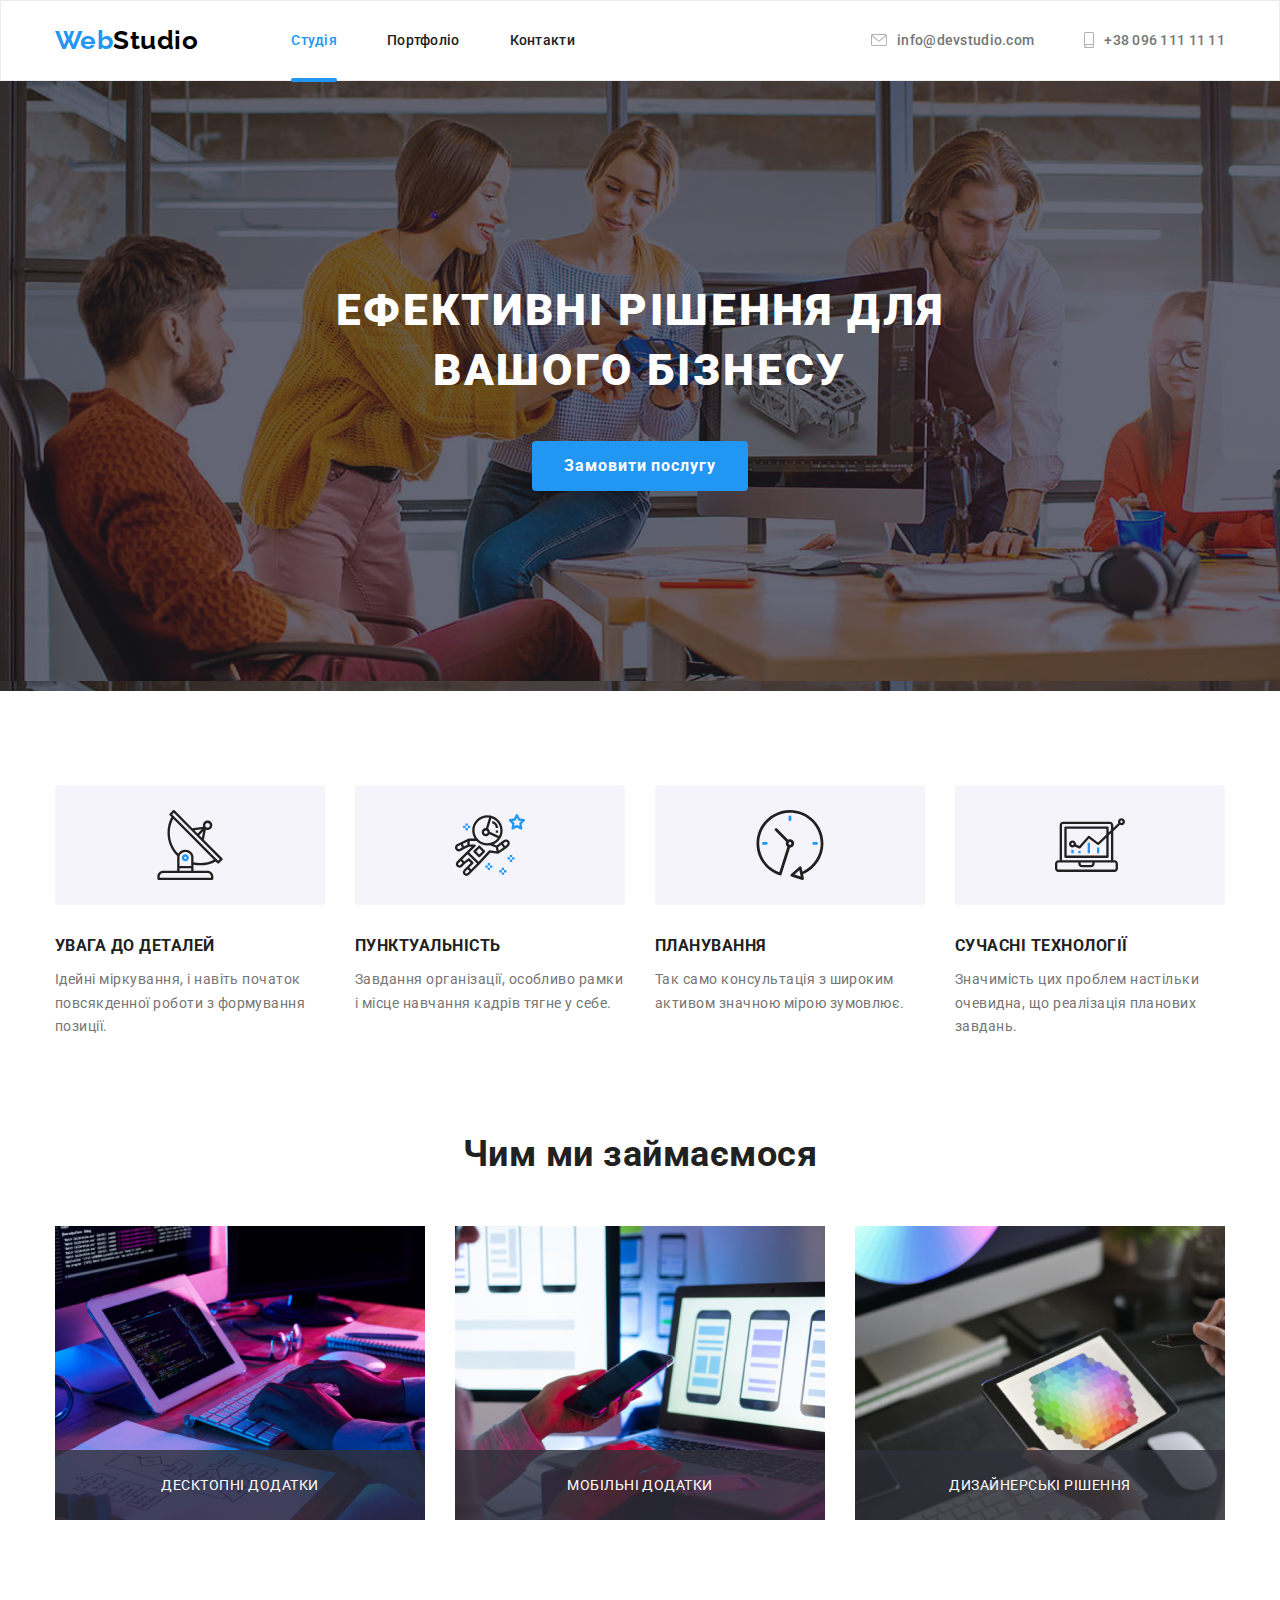
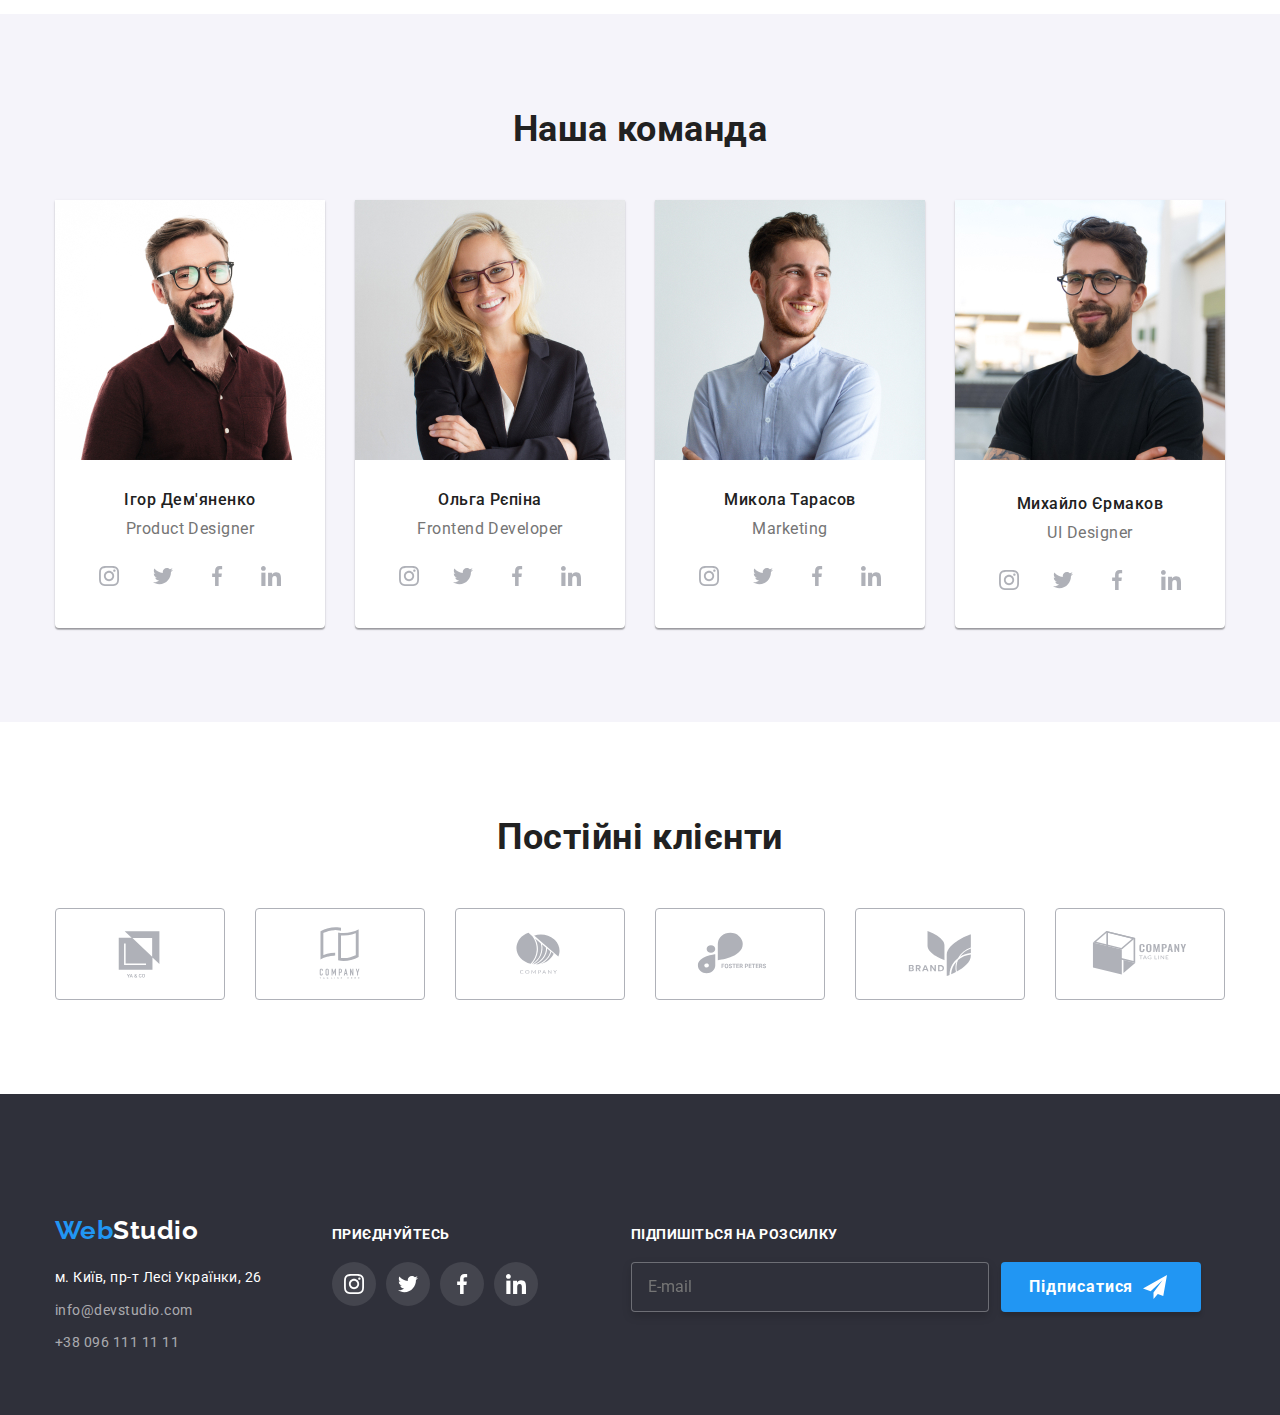
<file: index.html>
<!DOCTYPE html>
<html lang="uk">
  <head>
    <meta charset="UTF-8" />
    <meta http-equiv="X-UA-Compatible" content="IE=edge" />
    <meta name="viewport" content="width=device-width, initial-scale=1.0" />
    <title>Студія</title>
    <!-- normalize -->
    <link
      rel="stylesheet"
      href="https://cdn.jsdelivr.net/npm/modern-normalize@1.1.0/modern-normalize.min.css"
    />
    <link rel="preconnect" href="https://fonts.googleapis.com" />
    <link rel="preconnect" href="https://fonts.gstatic.com" crossorigin />
    <link
      href="https://fonts.googleapis.com/css2?family=Raleway:wght@700&family=Roboto:wght@400;500;700;900&display=swap"
      rel="stylesheet"
    />
    <link rel="stylesheet" href="./css/styles.css" />
  </head>
  <body>
    <header class="header">
      <div class="conteiner header-section">
        <nav class="header-nav">
          <a class="logo" href="./">
            <span class="colorlogo">Web</span>Studio
          </a>
          <ul class="site-nav">
            <li>
              <a class="site-nav__link active" href="./index.html">Студія</a>
            </li>
            <li>
              <a class="site-nav__link" href="./portfolio.html">Портфоліо</a>
            </li>
            <li>
              <a class="site-nav__link" href="">Контакти</a>
            </li>
          </ul>
        </nav>
        <ul class="connection-nav">
          <li class="connnection-nav-item">
            <a class="link" href="mailto:info@devstudio.com">
              <svg class="link-envelope">
                <use href="./symbol-defs.svg#icon-envelope"></use>
              </svg>
              info@devstudio.com
            </a>
          </li>
          <li class="connnection-nav-item">
            <a class="link" href="tel:+380961111111">
              <svg class="link-phone">
                <use href="./symbol-defs.svg#icon-smartphone"></use></svg>
                +38 096 111 11 11
            </a>
          </li>
        </ul>
      </div>
    </header>
    <main class="main">

      <!-- HERO -->

      <section class="hero">
        <div class="conteiner">
          <h1 class="hero-title">ЕФЕКТИВНІ РІШЕННЯ ДЛЯ ВАШОГО БІЗНЕСУ</h1>
          <button class="hero-button " type="button" data-modal-open>Замовити послугу</button>
        </div>
      </section>
      <section class="advantage section">

        <!--Переваги-->

        <div class="conteiner">
          <ul class="feature">
            <li>
              <div class="icon-group">
              <svg class="advantage-icon">
                <use href="./symbol-defs.svg#icon-antena"></use>
              </svg>
              </div>
              <h3 class="feature-title">УВАГА ДО ДЕТАЛЕЙ</h3>
              <p class="feature-text">
                Ідейні міркування, і навіть початок повсякденної роботи з
                формування позиції.
              </p>
            </li>
            <li>
              <div class="icon-group">
              <svg class="advantage-icon">
                <use href="./symbol-defs.svg#icon-astronaut"></use>
              </svg>
              </div>
              <h3 class="feature-title">ПУНКТУАЛЬНІСТЬ</h3>
              <p class="feature-text">
                Завдання організації, особливо рамки і місце навчання кадрів
                тягне у себе.
              </p>
            </li>
            <li>
              <div class="icon-group">
              <svg class="advantage-icon">
                <use href="./symbol-defs.svg#icon-clock"></use>
              </svg>
              </div>
              <h3 class="feature-title">ПЛАНУВАННЯ</h3>
              <p class="feature-text">
                Так само консультація з широким активом значною мірою зумовлює.
              </p>
            </li>
            <li>
              <div class="icon-group">
              <svg class="advantage-icon">
                <use href="./symbol-defs.svg#icon-diagram"></use>
              </svg>
              </div>
              <h3 class="feature-title">СУЧАСНІ ТЕХНОЛОГІЇ</h3>
              <p class="feature-text">
                Значимість цих проблем настільки очевидна, що реалізація
                планових завдань.
              </p>
            </li>
          </ul>
        </div>
      </section>

        <!-- Чим ми займаємось -->
        
      <section class="examples section">
        <div class="conteiner">
          <h2 class="section-title">Чим ми займаємося</h2>
          <ul class="example-list">
            <li class="example-item">
              <img
                class="example-img"
                src="./images/box1.jpg"
                alt="box1"
                width="370"
              />
              <div class="example-wraper">
              <p class="example-text">десктопні додатки</p>
              </div>
            </li>
            <li class="example-item">
              <img
                class="example-img"
                src="./images/box2.jpg"
                alt="box2"
                width="370"
              />
               <div class="example-wraper">
              <p class="example-text">Мобільні додатки</p>
              </div>
            </li >
            <li class="example-item">
              <img
                class="example-img"
                src="./images/box3.jpg"
                alt="box3"
                width="370"
              />
               <div class="example-wraper">
              <p class="example-text">Дизайнерські рішення</p>
              </div>
            </li>
          </ul>
        </div>
      </section>
      <section class="section-team section">
        <div class="conteiner">
          <h2 class="section-title">Наша команда</h2>
          <ul class="team-list">
            <li>
              <div class="team-card">
                <img
                  class="team-foto"
                  src="./images/img.jpg"
                  alt="tc1"
                  width="270"
                />
                <h3 class="name">Ігор Дем'яненко</h3>
                <p class="tc-text">Product Designer</p>
                <ul class="team-network-list">
                  <li class="team-network-item">
                    <a href="" class="team-network-link">
                      <svg class="team-network-icon">
                        <use href="./symbol-defs.svg#instagram"></use>
                      </svg>
                    </a>
                  </li>
                  <li class="team-network-item">
                    <a href="" class="team-network-link">
                      <svg class="team-network-icon">
                        <use href="./symbol-defs.svg#twitter"></use>
                      </svg>
                    </a>
                  </li>
                  <li class="team-network-item">
                    <a href="" class="team-network-link">
                      <svg class="team-network-icon">
                        <use href="./symbol-defs.svg#facebook"></use>
                      </svg>
                    </a>
                  </li>
                  <li class="team-network-item">
                    <a href="" class="team-network-link">
                      <svg class="team-network-icon">
                        <use href="./symbol-defs.svg#linkedin"></use>
                      </svg>
                    </a>
                  </li>
                </ul>
              </div>
            </li>
            <li>
              <div class="team-card">
                <img
                  class="team-foto"
                  src="./images/img(1).jpg"
                  alt="tc2"
                  width="270"
                />
                <h3 class="name">Ольга Рєпіна</h3>
                <p class="tc-text">Frontend Developer</p>
                <ul class="team-network-list">
                  <li class="team-network-item">
                    <a href="" class="team-network-link">
                      <svg class="team-network-icon">
                        <use href="./symbol-defs.svg#instagram"></use>
                      </svg>
                    </a>
                  </li>
                  <li class="team-network-item">
                    <a href="" class="team-network-link">
                      <svg class="team-network-icon">
                        <use href="./symbol-defs.svg#twitter"></use>
                      </svg>
                    </a>
                  </li>
                  <li class="team-network-item">
                    <a href="" class="team-network-link">
                      <svg class="team-network-icon">
                        <use href="./symbol-defs.svg#facebook"></use>
                      </svg>
                    </a>
                  </li>
                  <li class="team-network-item">
                    <a href="" class="team-network-link">
                      <svg class="team-network-icon">
                        <use href="./symbol-defs.svg#linkedin"></use>
                      </svg>
                    </a>
                  </li>
                </ul>
              </div>
            </li>
            <li>
              <div class="team-card">
                <img
                  class="team-foto"
                  src="./images/img(2).jpg"
                  alt="tc3"
                  width="270"/>
                <h3 class="name">Микола Тарасов</h3>
                <p class="tc-text">Marketing</p>
                <ul class="team-network-list">
                  <li class="team-network-item">
                    <a href="" class="team-network-link">
                      <svg class="team-network-icon">
                        <use href="./symbol-defs.svg#instagram"></use>
                      </svg>
                    </a>
                  </li>
                  <li class="team-network-item">
                    <a href="" class="team-network-link">
                      <svg class="team-network-icon">
                        <use href="./symbol-defs.svg#twitter"></use>
                      </svg>
                    </a>
                  </li>
                  <li class="team-network-item">
                    <a href="" class="team-network-link">
                      <svg class="team-network-icon">
                        <use href="./symbol-defs.svg#facebook"></use>
                      </svg>
                    </a>
                  </li>
                  <li class="team-network-item">
                    <a href="" class="team-network-link">
                      <svg class="team-network-icon">
                        <use href="./symbol-defs.svg#linkedin"></use>
                      </svg>
                    </a>
                  </li>
                </ul>
              </div>
            </li>
            <li>
              <div class="team-card">
                <img src="./images/img(3).jpg" alt="tc4" width="270" />
                <h3 class="name">Михайло Єрмаков</h3>
                <p class="tc-text">UI Designer</p>
                <ul class="team-network-list">
                  <li class="team-network-item">
                    <a href="" class="team-network-link">
                      <svg class="team-network-icon">
                        <use href="./symbol-defs.svg#instagram"></use>
                      </svg>
                    </a>
                  </li>
                  <li class="team-network-item">
                    <a href="" class="team-network-link">
                      <svg class="team-network-icon">
                        <use href="./symbol-defs.svg#twitter"></use>
                      </svg>
                    </a>
                  </li>
                  <li class="team-network-item">
                    <a href="" class="team-network-link">
                      <svg class="team-network-icon">
                        <use href="./symbol-defs.svg#facebook"></use>
                      </svg>
                    </a>
                  </li>
                  <li class="team-network-item">
                    <a href="" class="team-network-link">
                      <svg class="team-network-icon">
                        <use href="./symbol-defs.svg#linkedin"></use>
                      </svg>
                    </a>
                  </li>
                </ul>
              </div>
            </li>
          </ul>
        </div>
      </section>

      <!-- CLIENTS -->

      <section class="section">
        <div class="conteiner">
          <h2 class="clients-title">Постійні клієнти</h2>
          <ul class="clients-list">
            <li class="client-item">
              <a class="clients-link" href="">
                <svg class="client-icon">
                  <use href="./symbol-defs.svg#icon-logo1"></use></svg>
                </a>
            </li>
            <li class="client-item">
              <a class="clients-link" href="">
                <svg class="client-icon">
                  <use href="./symbol-defs.svg#icon-logo2"></use></svg>
              </a>
            </li>
            <li class="client-item">
              <a class="clients-link" href="">
                <svg class="client-icon">
                  <use href="./symbol-defs.svg#icon-logo3"></use>
                </svg>
              </a>
            </li>
            <li class="client-item">
              <a class="clients-link" href="">
                <svg class="client-icon">
                  <use href="./symbol-defs.svg#icon-logo4"></use>
                </svg>
              </a>
            </li>
            <li class="client-item">
              <a class="clients-link" href="">
                <svg class="client-icon">
                  <use href="./symbol-defs.svg#icon-logo5"></use>
                </svg>
              </a>
            </li>
            <li class="client-item">
              <a class="clients-link" href="">
                <svg class="client-icon">
                  <use href="./symbol-defs.svg#icon-logo6"></use>
                </svg>
              </a>
            </li>
        </div>
      </section>
    </main>
    <!-- FOOTER -->
    <footer class="footer">
      <div class="conteiner footer-conteiner">
        <div class="main-footer-infirmation">
        <a class="footer-logo" href="/">
          <span class="colorlogo">Web</span>Studio
        </a>
        <address class="footer-text">
          м. Київ, пр-т Лесі Українки, 26
          <ul class="footer-connection">
            <li class="connection-link">
              <a href="mailto:info@devstudio.com">info@devstudio.com</a>
            </li>
            <li class="connection-link">
              <a href="tel:+380961111111">+38 096 111 11 11</a>
            </li>
          </ul>
        </address>
        </div>
        <div class="join">
          <h2 class="join-title">приєднуйтесь</h2>
          <ul class="join-list">
            <li class="join-item">
              <a  class="network-link" href="" class="join-link">
                <svg class="join-icon">
                  <use href="./symbol-defs.svg#instagram"></use>
                </svg>
              </a>
            </li>
            <li class="join-item">
              <a  class="network-link" href="" class="join-link">
                <svg class="join-icon">
                  <use href="./symbol-defs.svg#twitter"></use>
                </svg>
              </a>
            </li>
            <li class="join-item">
              <a class="network-link"  href="" class="join-link">
                <svg class="join-icon">
                  <use href="./symbol-defs.svg#facebook"></use>
                </svg>
              </a>
            </li>
            <li class="join-item">
              <a class="network-link"  href="" class="join-link">
                <svg class="join-icon">
                  <use href="./symbol-defs.svg#linkedin"></use>
                </svg>
              </a>
            </li>
          </ul>
        </div>
        
        <div class="connect">
         <p class="connect-title">
          Підпишіться на розсилку
         </p>
         <form class="footer-form">
          <label  class="footer-label">
            
            <input class="footer-input" type="email" name="email"
            placeholder="E-mail" />
            
          </label>
            <button type="submit" class="footer-form__btn">
            Підписатися 
            <svg class="footer-form__icon" width="24" height="24">
            <use href="./symbol-defs.svg#icon-send"></use>
          </svg></button>
          </form>

        
         
        </div>
      </div>
    </footer>
    <!==========
    -- MODAL --
    ============>
    <div class="backdrop is-hidden" data-modal >
      <div class="modal" >
        <button class="modal-btn" type="button" data-modal-close>
          <svg class="btn-logo" >
            <use href="./symbol-defs.svg#Vector"></use>
          </svg>
        </button>
        
        <p class="modal-title">Залиште свої дані, ми вам передзвонимо</p>
       <form class="form">
          <label class="form__label">
            <span class="label-name">Ім'я</span>
            <input class="form__input" type="name" />
            <svg class="form-icon" width="12" height="12">
              <use href="./symbol-defs.svg#vector"></use>
            </svg>
          </label>
          <label class="form__label">
            <span class="label-name">Телефон</span>
            <input class="form__input" type="tel" />
            <svg class="form-icon" width="13" height="13">
              <use href="./symbol-defs.svg#vector1"></use>
            </svg>
          </label>
          <label class="form__label">
            <span class="label-name">Пошта</span>
            <input class="form__input" type="mail" />
            <svg class="form-icon" width="15" height="12">
              <use href="./symbol-defs.svg#vector2"></use>
            </svg>
          </label>
          <label class="form__label">
            <textarea class="form__input form-textarea"></textarea>
          </label>
          <input class="input-checkbox" type="checkbox" id="check" />
          <label class="label-checkbox" for="check">
            <span class="checkbox-custom">
              <svg class="checkbox" width="11" height="8">
                <use href="./symbol-defs.svg#check-mark"></use>
              </svg>
            </span>
            <span class="contract-text">
            Погоджуюся з розсилкою та приймаю &nbsp;</span>
            <a class="contract" href="#"> Умови договору</a>
          </label>
        </form>
        <button class="form-send__btn" type="submit"> Відправити</button>
      </div>
    </div>
    <script src="./JS/modal.js"></script>
  </body>
</html>
</file>
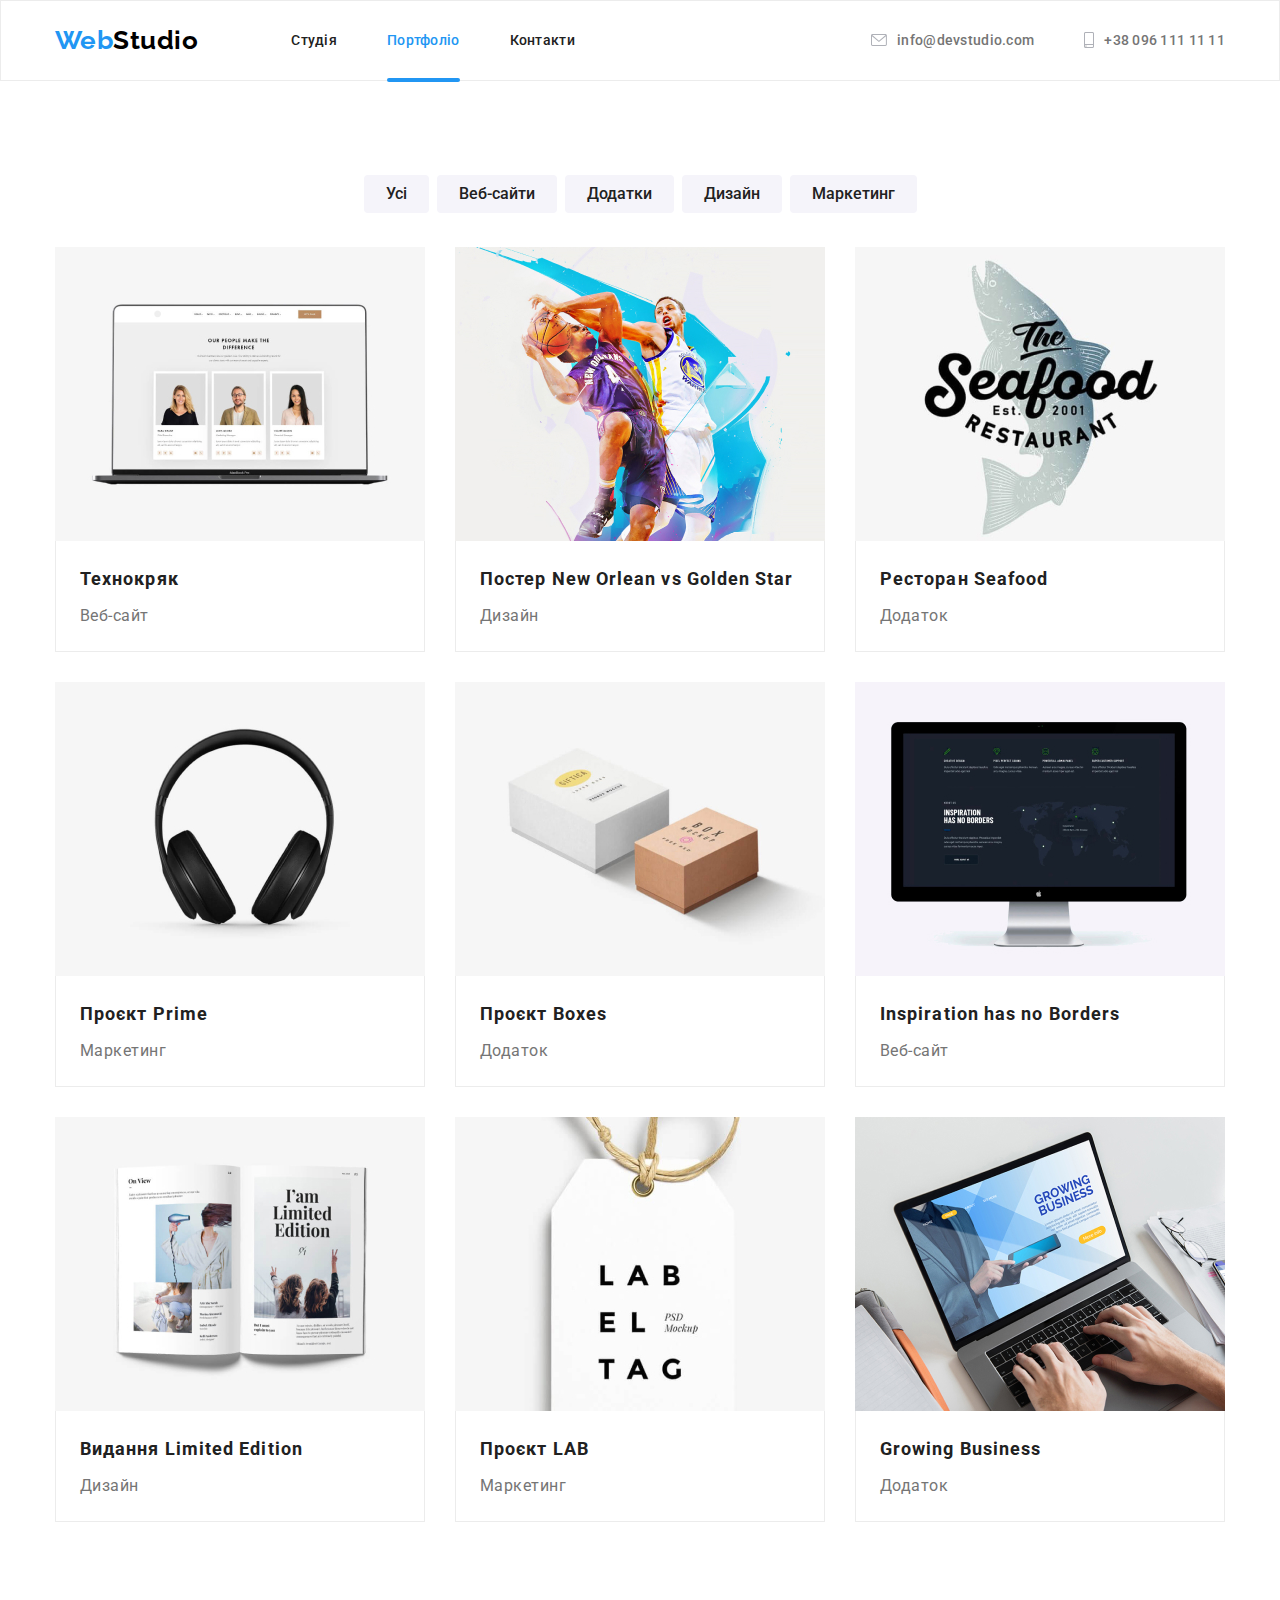
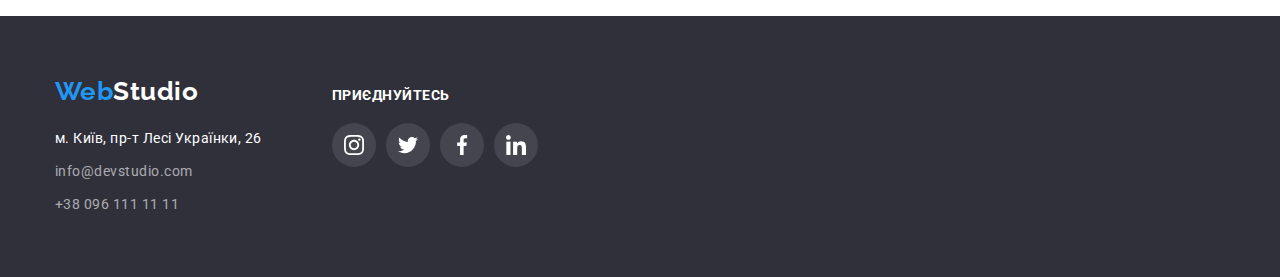
<file: portfolio.html>
<!DOCTYPE html>
<html lang="uk">
  <head>
    <meta charset="UTF-8" />
    <meta http-equiv="X-UA-Compatible" content="IE=edge" />
    <meta name="viewport" content="width=device-width, initial-scale=1.0" />
    <title>Портфоліо</title>
    <link
      rel="stylesheet"
      href="https://cdn.jsdelivr.net/npm/modern-normalize@1.1.0/modern-normalize.min.css"
    />
    <link rel="preconnect" href="https://fonts.googleapis.com" />
    <link rel="preconnect" href="https://fonts.gstatic.com" crossorigin />
    <link
      href="https://fonts.googleapis.com/css2?family=Raleway:wght@700&family=Roboto:wght@400;500;700;900&display=swap"
      rel="stylesheet"
    />

    <link rel="stylesheet" href="./css/styles.css" />
  </head>
  <body>
    <header class="header">
      <div class="conteiner header-section">
        <nav class="header-nav">
          <a class="logo" href="./">
            <span class="colorlogo">Web</span>Studio
          </a>
          <ul class="site-nav">
            <li>
              <a class="site-nav__link" href="./index.html">Студія</a>
            </li>
            <li>
              <a class="site-nav__link active" href="./portfolio.html"
                >Портфоліо</a
              >
            </li>
            <li>
              <a class="site-nav__link" href="">Контакти</a>
            </li>
          </ul>
        </nav>
        <ul class="connection-nav">
          <li>
            <a class="link" href="mailto:info@devstudio.com">
              <svg class="link-envelope">
                <use href="./symbol-defs.svg#icon-envelope"></use></svg
              >info@devstudio.com</a
            >
          </li>
          <li>
            <a class="link" href="tel:+380961111111"
              ><svg class="link-phone">
                <use href="./symbol-defs.svg#icon-smartphone"></use>
              </svg>
              +38 096 111 11 11</a
            >
          </li>
        </ul>
      </div>
    </header>
    <main class="main">
      <section class="section">
        <div class="conteiner">
          <ul class="filtres-list">
            <li><button type="button" class="filtres">Усі</button></li>
            <li><button type="button" class="filtres">Веб-сайти</button></li>
            <li><button type="button" class="filtres">Додатки</button></li>
            <li><button type="button" class="filtres">Дизайн</button></li>
            <li><button type="button" class="filtres">Маркетинг</button></li>
          </ul>
          <ul class="project">
            <li class="portfolio-project">
              <a href="" class="portfolio">
                <div class="wrapper">
                  <img
                    class="project-img"
                    src="./images/project1.jpg"
                    alt="Проєкт1"
                    width="370"
                  />
                  <div class="project-owerlay">
                    <p class="owerlay-text">
                      Ресурс пропонує комплексні пропозиції з різним рівнем
                      функціоналу та сервісів. Все це дозволить відвідувачу
                      отримати вичерпні відомості про компанію чи приватну
                      особу.
                    </p>
                  </div>
                </div>
                <div class="project__content">
                  <h2 class="project-title">Технокряк</h2>
                  <p class="project-text">Веб-сайт</p>
                </div>
              </a>
            </li>
            <li class="portfolio-project">
              <a href="" class="portfolio">
                <img
                  class="project-img"
                  src="./images/project2.jpg"
                  alt="Проєкт2"
                  width="370"
                />
                <div class="project__content">
                  <h2 class="project-title">
                    Постер New Orlean vs Golden Star
                  </h2>
                  <p class="project-text">Дизайн</p>
                </div>
              </a>
            </li>
            <li class="portfolio-project">
              <a href="" class="portfolio">
                <img
                  class="project-img"
                  src="./images/project3.jpg"
                  alt="Проєкт3"
                  width="370"
                />
                <div class="project__content">
                  <h2 class="project-title">Ресторан Seafood</h2>
                  <p class="project-text">Додаток</p>
                </div>
              </a>
            </li>
            <li class="portfolio-project">
              <a href="" class="portfolio">
                <img
                  class="project-img"
                  src="./images/projeсt4.jpg"
                  alt="Проєкт4"
                  width="370"
                />
                <div class="project__content">
                  <h2 class="project-title">Проєкт Prime</h2>
                  <p class="project-text">Маркетинг</p>
                </div>
              </a>
            </li>
            <li class="portfolio-project">
              <a href="" class="portfolio">
                <img
                  class="project-img"
                  src="./images/project5.jpg"
                  alt="Проєкт5"
                  width="370"
                />
                <div class="project__content">
                  <h2 class="project-title">Проєкт Boxes</h2>
                  <p class="project-text">Додаток</p>
                </div>
              </a>
            </li>
            <li class="portfolio-project">
              <a href="" class="portfolio">
                <img
                  class="project-img"
                  src="./images/project6.jpg"
                  alt="Проєкт6"
                  width="370"
                />
                <div class="project__content">
                  <h2 class="project-title">Inspiration has no Borders</h2>
                  <p class="project-text">Веб-сайт</p>
                </div>
              </a>
            </li>
            <li class="portfolio-project">
              <a href="" class="portfolio">
                <img
                  class="project-img"
                  src="./images/project7.jpg"
                  alt="Проєкт7"
                  width="370"
                />
                <div class="project__content">
                  <h2 class="project-title">Видання Limited Edition</h2>
                  <p class="project-text">Дизайн</p>
                </div>
              </a>
            </li>
            <li class="portfolio-project">
              <a href="" class="portfolio">
                <img
                  class="project-img"
                  src="./images/project8.jpg"
                  alt="Проєкт8"
                  width="370"
                />
                <div class="project__content">
                  <h2 class="project-title">Проєкт LAB</h2>
                  <p class="project-text">Маркетинг</p>
                </div>
              </a>
            </li>
            <li class="portfolio-project">
              <a href="" class="portfolio">
                <img
                  class="project-img"
                  src="./images/project9.jpg"
                  alt="Проєкт9"
                  width="370"
                />
                <div class="project__content">
                  <h2 class="project-title">Growing Business</h2>
                  <p class="project-text">Додаток</p>
                </div>
              </a>
            </li>
          </ul>
        </div>
      </section>
    </main>
    <footer class="footer">
      <div class="conteiner footer-conteiner">
        <div class="main-footer-infirmation">
          <a class="footer-logo" href="/">
            <span class="colorlogo">Web</span>Studio
          </a>
          <address class="footer-text">
            м. Київ, пр-т Лесі Українки, 26
            <ul class="footer-connection">
              <li class="connection-link">
                <a href="mailto:info@devstudio.com">info@devstudio.com</a>
              </li>
              <li class="connection-link">
                <a href="tel:+380961111111">+38 096 111 11 11</a>
              </li>
            </ul>
          </address>
        </div>
        <div class="join">
          <h2 class="join-title">приєднуйтесь</h2>
          <ul class="join-list">
            <li class="join-item">
              <a class="network-link" href="" class="join-link">
                <svg class="join-icon">
                  <use href="./symbol-defs.svg#instagram"></use>
                </svg>
              </a>
            </li>
            <li class="join-item">
              <a class="network-link" href="" class="join-link">
                <svg class="join-icon">
                  <use href="./symbol-defs.svg#twitter"></use>
                </svg>
              </a>
            </li>
            <li class="join-item">
              <a class="network-link" href="" class="join-link">
                <svg class="join-icon">
                  <use href="./symbol-defs.svg#facebook"></use>
                </svg>
              </a>
            </li>
            <li class="join-item">
              <a class="network-link" href="" class="join-link">
                <svg class="join-icon">
                  <use href="./symbol-defs.svg#linkedin"></use>
                </svg>
              </a>
            </li>
          </ul>
        </div>
      </div>
    </footer>
  </body>
</html>
</file>
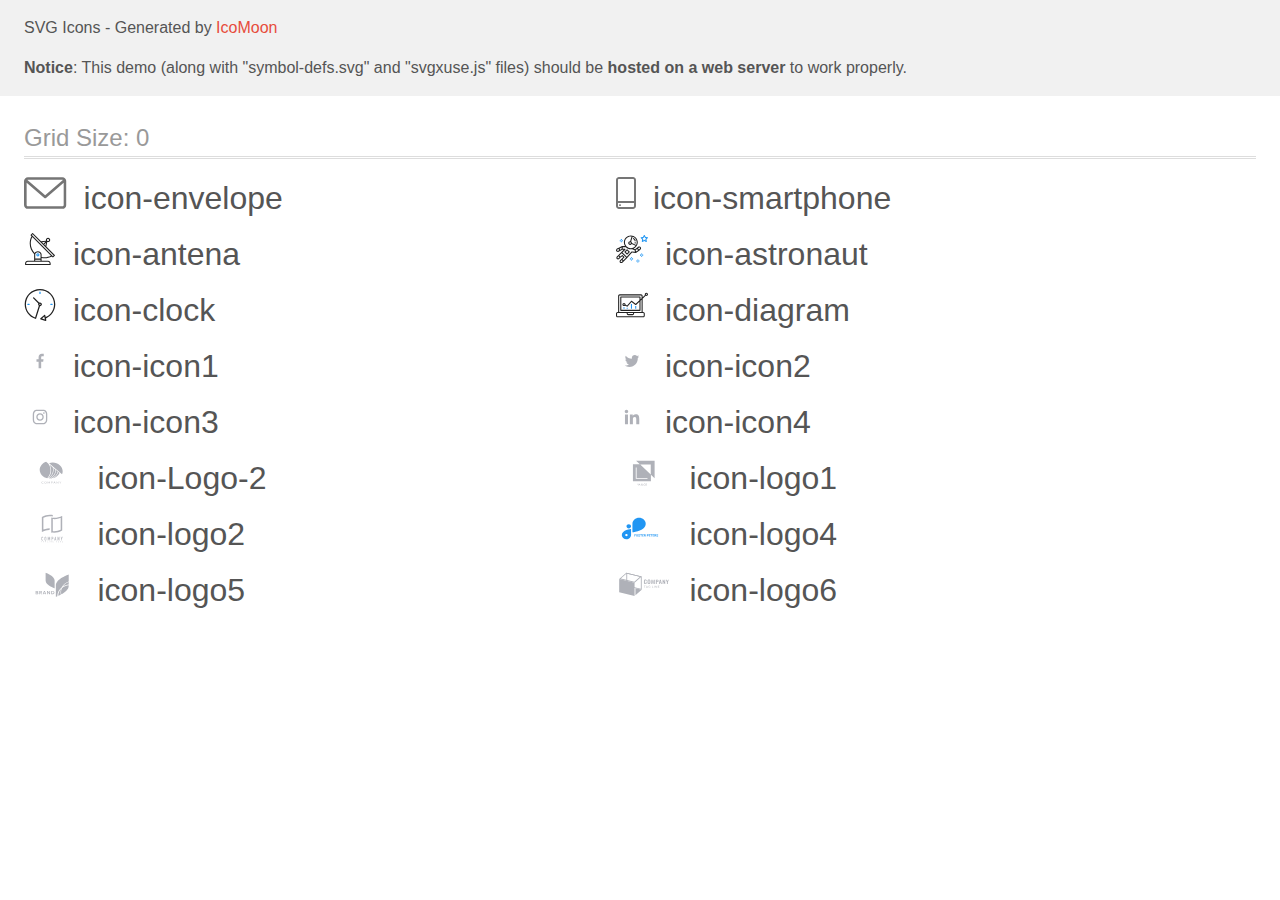
<file: icomoon/demo-external-svg.html>
<!doctype html>
<html>
<head>
    <title>IcoMoon - SVG Icons</title>
    <meta charset="utf-8">
    <meta name="viewport" content="width=device-width, initial-scale=1">
    <link rel="stylesheet" href="demo-files/demo.css">
    <link rel="stylesheet" href="style.css">
</head>
<body>
<header class="bgc1 clearfix">
<div class="mhl">
    <p>SVG Icons - Generated by <a href="https://icomoon.io/app">IcoMoon</a></p><p><strong>Notice</strong>: This demo (along with "symbol-defs.svg" and "svgxuse.js" files) should be <b>hosted on a web server</b> to work properly.</p>
</div>
</header>
    <div class="clearfix mhl ptl">
        <h1 class="mvm mtn fgc1">Grid Size: 0</h1>
        <div class="glyph fs1">
            <div class="clearfix pbs">
                <svg class="icon icon-envelope"><use xlink:href="symbol-defs.svg#icon-envelope"></use></svg><span class="name"> icon-envelope</span>
            </div>
        </div>
        <div class="glyph fs1">
            <div class="clearfix pbs">
                <svg class="icon icon-smartphone"><use xlink:href="symbol-defs.svg#icon-smartphone"></use></svg><span class="name"> icon-smartphone</span>
            </div>
        </div>
        <div class="glyph fs1">
            <div class="clearfix pbs">
                <svg class="icon icon-antena"><use xlink:href="symbol-defs.svg#icon-antena"></use></svg><span class="name"> icon-antena</span>
            </div>
        </div>
        <div class="glyph fs1">
            <div class="clearfix pbs">
                <svg class="icon icon-astronaut"><use xlink:href="symbol-defs.svg#icon-astronaut"></use></svg><span class="name"> icon-astronaut</span>
            </div>
        </div>
        <div class="glyph fs1">
            <div class="clearfix pbs">
                <svg class="icon icon-clock"><use xlink:href="symbol-defs.svg#icon-clock"></use></svg><span class="name"> icon-clock</span>
            </div>
        </div>
        <div class="glyph fs1">
            <div class="clearfix pbs">
                <svg class="icon icon-diagram"><use xlink:href="symbol-defs.svg#icon-diagram"></use></svg><span class="name"> icon-diagram</span>
            </div>
        </div>
        <div class="glyph fs1">
            <div class="clearfix pbs">
                <svg class="icon icon-icon1"><use xlink:href="symbol-defs.svg#icon-icon1"></use></svg><span class="name"> icon-icon1</span>
            </div>
        </div>
        <div class="glyph fs1">
            <div class="clearfix pbs">
                <svg class="icon icon-icon2"><use xlink:href="symbol-defs.svg#icon-icon2"></use></svg><span class="name"> icon-icon2</span>
            </div>
        </div>
        <div class="glyph fs1">
            <div class="clearfix pbs">
                <svg class="icon icon-icon3"><use xlink:href="symbol-defs.svg#icon-icon3"></use></svg><span class="name"> icon-icon3</span>
            </div>
        </div>
        <div class="glyph fs1">
            <div class="clearfix pbs">
                <svg class="icon icon-icon4"><use xlink:href="symbol-defs.svg#icon-icon4"></use></svg><span class="name"> icon-icon4</span>
            </div>
        </div>
        <div class="glyph fs1">
            <div class="clearfix pbs">
                <svg class="icon icon-Logo-2"><use xlink:href="symbol-defs.svg#icon-Logo-2"></use></svg><span class="name"> icon-Logo-2</span>
            </div>
        </div>
        <div class="glyph fs1">
            <div class="clearfix pbs">
                <svg class="icon icon-logo1"><use xlink:href="symbol-defs.svg#icon-logo1"></use></svg><span class="name"> icon-logo1</span>
            </div>
        </div>
        <div class="glyph fs1">
            <div class="clearfix pbs">
                <svg class="icon icon-logo2"><use xlink:href="symbol-defs.svg#icon-logo2"></use></svg><span class="name"> icon-logo2</span>
            </div>
        </div>
        <div class="glyph fs1">
            <div class="clearfix pbs">
                <svg class="icon icon-logo4"><use xlink:href="symbol-defs.svg#icon-logo4"></use></svg><span class="name"> icon-logo4</span>
            </div>
        </div>
        <div class="glyph fs1">
            <div class="clearfix pbs">
                <svg class="icon icon-logo5"><use xlink:href="symbol-defs.svg#icon-logo5"></use></svg><span class="name"> icon-logo5</span>
            </div>
        </div>
        <div class="glyph fs1">
            <div class="clearfix pbs">
                <svg class="icon icon-logo6"><use xlink:href="symbol-defs.svg#icon-logo6"></use></svg><span class="name"> icon-logo6</span>
            </div>
        </div>
  </div>
<script defer src="svgxuse.js"></script>
</body>
</html>
</file>
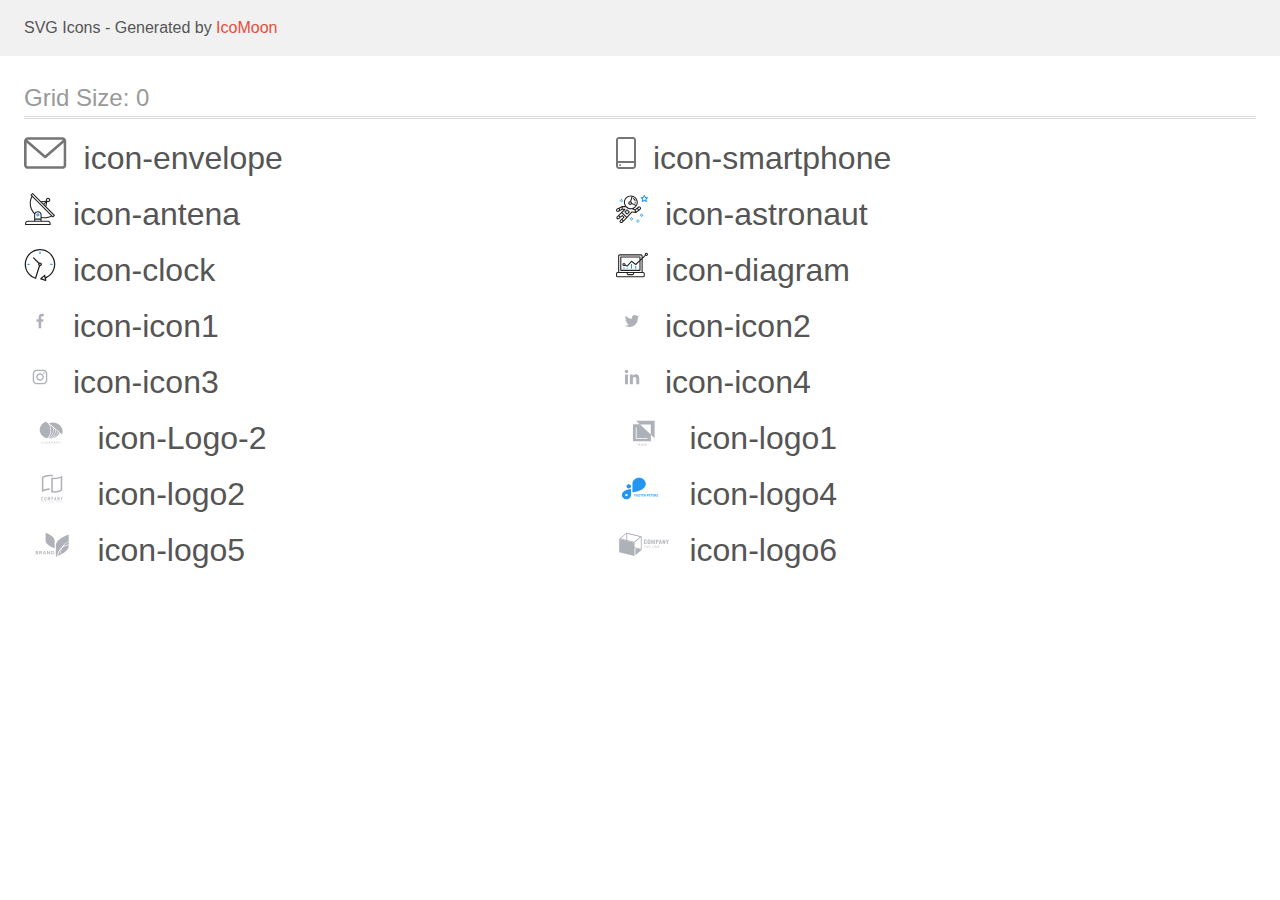
<file: icomoon/demo.html>
<!doctype html>
<html>
<head>
    <title>IcoMoon - SVG Icons</title>
    <meta charset="utf-8">
    <meta name="viewport" content="width=device-width, initial-scale=1">
    <link rel="stylesheet" href="demo-files/demo.css">
    <link rel="stylesheet" href="style.css">
</head>
<body>
<svg aria-hidden="true" style="position: absolute; width: 0; height: 0; overflow: hidden;" version="1.1" xmlns="http://www.w3.org/2000/svg" xmlns:xlink="http://www.w3.org/1999/xlink">
<defs>
<symbol id="icon-envelope" viewBox="0 0 43 32">
<path fill="#757575" style="fill: var(--color1, #757575)" d="M38.667 0h-34.667c-2.205 0-4 1.795-4 4v24c0 2.205 1.795 4 4 4h34.667c2.205 0 4-1.795 4-4v-24c0-2.205-1.795-4-4-4zM38.667 2.667c0.181 0 0.355 0.037 0.512 0.104l-17.845 15.467-17.845-15.467c0.151-0.065 0.327-0.104 0.512-0.104h34.667zM38.667 29.333h-34.667c-0.736 0-1.333-0.597-1.333-1.333v0-22.413l17.792 15.421c0.233 0.203 0.539 0.327 0.875 0.327s0.642-0.124 0.876-0.328l-0.002 0.001 17.792-15.421v22.413c0 0.736-0.597 1.333-1.333 1.333v0z"></path>
</symbol>
<symbol id="icon-smartphone" viewBox="0 0 20 32">
<path fill="#757575" style="fill: var(--color1, #757575)" d="M17 0h-14c-1.654 0-3 1.346-3 3v26c0 1.654 1.346 3 3 3h14c1.654 0 3-1.346 3-3v-26c0-1.654-1.346-3-3-3zM3 2h14c0.552 0 1 0.448 1 1v0 21h-16v-21c0-0.552 0.448-1 1-1v0zM17 30h-14c-0.552 0-1-0.448-1-1v0-3h16v3c0 0.552-0.448 1-1 1v0z"></path>
<path fill="#757575" style="fill: var(--color1, #757575)" d="M4.708 27.478c0.18 0.163 0.293 0.399 0.293 0.66s-0.113 0.497-0.292 0.659l-0.001 0.001c-0.186 0.17-0.435 0.275-0.708 0.275s-0.522-0.104-0.709-0.275l0.001 0.001c-0.18-0.163-0.293-0.399-0.293-0.66s0.113-0.497 0.292-0.659l0.001-0.001c0.186-0.17 0.435-0.275 0.708-0.275s0.522 0.104 0.709 0.275l-0.001-0.001z"></path>
</symbol>
<symbol id="icon-antena" viewBox="0 0 32 32">
<path fill="#212121" style="fill: var(--color2, #212121)" d="M30.773 22.098l-8.443-8.505 0.937-4.616c0.225 0.090 0.485 0.144 0.758 0.146h0.007c0.008 0 0.017 0 0.026 0 1.192 0 2.159-0.967 2.159-2.159s-0.967-2.159-2.159-2.159c-1.192 0-2.159 0.967-2.159 2.159 0 0.259 0.046 0.508 0.13 0.739l-0.005-0.015-4.96 0.606-8.091-8.133c-0.096-0.098-0.229-0.159-0.376-0.16h-0c-0.14 0.001-0.274 0.057-0.373 0.155l-1.512 1.504c-0.096 0.097-0.156 0.23-0.156 0.377s0.060 0.281 0.156 0.377v0l0.814 0.825c-1.143 2.062-1.816 4.522-1.816 7.139 0 4.106 1.656 7.824 4.336 10.525l-0.001-0.001c0.043 0.041 0.092 0.074 0.146 0.097-0.032 0.164-0.051 0.353-0.052 0.546v6.188h-6.4c-1.472 0.001-2.666 1.194-2.667 2.666v1.067c0 0.295 0.239 0.534 0.534 0.534h24.534c0.294 0 0.533-0.239 0.533-0.534v-1.067c-0.002-1.472-1.195-2.665-2.666-2.666h-6.4v-2.742c1.003 0.21 2.024 0.317 3.049 0.32 2.58-0.003 5.005-0.663 7.117-1.822l-0.077 0.039 0.818 0.823c0.099 0.101 0.235 0.159 0.376 0.16 0.14-0.001 0.274-0.057 0.373-0.155l1.512-1.504c0.096-0.097 0.156-0.23 0.156-0.377s-0.060-0.281-0.156-0.377v0zM23.28 6.233c0.193-0.192 0.459-0.31 0.752-0.31 0.589 0 1.067 0.478 1.067 1.066s-0.477 1.066-1.067 1.066c-0 0-0 0-0 0h-0.004c-0.587-0.003-1.061-0.479-1.061-1.066 0-0.295 0.12-0.563 0.314-0.756l0-0h-0.002zM22.024 9.737l-0.598 2.946-1.175-1.183 1.774-1.763zM21.419 8.835l-1.92 1.909-1.486-1.493 3.406-0.416zM24.004 28.8c0.884 0 1.6 0.716 1.6 1.6v0 0.534h-23.466v-0.534c0-0.884 0.716-1.6 1.6-1.6v0h20.267zM16.538 26.666v1.067h-5.334v-1.067h5.334zM11.204 25.6v-4.053c0-1.294 1.196-2.346 2.667-2.346s2.667 1.053 2.667 2.346v4.053h-5.334zM17.604 23.904v-2.357c0-1.882-1.675-3.413-3.733-3.413-0.017-0-0.038-0-0.058-0-1.353 0-2.54 0.707-3.213 1.771l-0.009 0.016c-2.36-2.482-3.812-5.846-3.812-9.55 0-2.314 0.567-4.496 1.569-6.414l-0.036 0.077 18.602 18.709c-1.823 0.947-3.979 1.502-6.266 1.502-1.079 0-2.128-0.124-3.136-0.357l0.093 0.018zM28.893 23.22l-21.057-21.181 0.754-0.752 7.935 7.98c0.004 0 0.006 0.007 0.010 0.010l13.114 13.191-0.757 0.752z"></path>
<path fill="#2196f3" style="fill: var(--color3, #2196f3)" d="M13.876 20.267h-0.005c-0.001 0-0.002 0-0.002 0-0.884 0-1.6 0.716-1.6 1.6s0.715 1.599 1.597 1.6h0.005c0.001 0 0.001 0 0.002 0 0.884 0 1.6-0.716 1.6-1.6s-0.715-1.599-1.598-1.6h-0zM14.249 22.245c-0.096 0.096-0.229 0.155-0.376 0.155-0.295 0-0.534-0.239-0.534-0.534s0.238-0.533 0.532-0.533h0c0.293 0.001 0.531 0.239 0.531 0.533 0 0.148-0.060 0.282-0.157 0.378l-0 0h0.005z"></path>
</symbol>
<symbol id="icon-astronaut" viewBox="0 0 32 32">
<path fill="#2196f3" style="fill: var(--color3, #2196f3)" d="M31.974 4.524c-0.064-0.191-0.227-0.332-0.427-0.362l-0.003-0-1.911-0.278-0.855-1.731c-0.179-0.365-0.777-0.365-0.956 0l-0.855 1.731-1.911 0.278c-0.26 0.039-0.457 0.26-0.457 0.528 0 0.15 0.062 0.285 0.161 0.382l1.383 1.348-0.326 1.903c-0.034 0.2 0.048 0.402 0.212 0.522 0.166 0.12 0.383 0.135 0.562 0.040l1.709-0.899 1.709 0.899c0.072 0.038 0.157 0.061 0.247 0.061 0.295 0 0.534-0.239 0.534-0.534 0-0.031-0.003-0.062-0.008-0.092l0 0.003-0.326-1.903 1.383-1.348c0.099-0.097 0.161-0.233 0.161-0.382 0-0.059-0.009-0.115-0.027-0.168l0.001 0.004zM29.511 5.851c-0.126 0.122-0.183 0.299-0.153 0.472l0.191 1.114-1-0.526c-0.072-0.039-0.158-0.062-0.249-0.062s-0.177 0.023-0.252 0.063l0.003-0.001-1 0.526 0.191-1.114c0.005-0.027 0.008-0.059 0.008-0.091 0-0.149-0.061-0.285-0.16-0.381l-0-0-0.811-0.79 1.119-0.162c0.174-0.025 0.324-0.134 0.402-0.292l0.5-1.013 0.5 1.013c0.078 0.158 0.228 0.267 0.402 0.292l1.119 0.162-0.809 0.79zM26.134 20.522h-1.067v1.067h1.067v-1.067zM26.134 22.656h-1.067v1.066h1.067v-1.066zM27.2 21.589h-1.067v1.067h1.067v-1.067zM25.067 21.589h-1.067v1.067h1.067v-1.067zM22.4 26.389h-1.067v1.067h1.067v-1.067zM22.4 28.523h-1.067v1.067h1.067v-1.067zM23.467 27.456h-1.067v1.067h1.067v-1.067zM21.334 27.456h-1.067v1.067h1.067v-1.067zM16 24.256h-1.066v1.067h1.066v-1.067zM16 26.389h-1.066v1.067h1.066v-1.067zM17.067 25.322h-1.067v1.067h1.067v-1.067zM14.934 25.322h-1.067v1.067h1.067v-1.067zM5.867 6.122h-1.066v1.066h1.066v-1.066zM5.867 8.256h-1.066v1.066h1.066v-1.066zM6.933 7.189h-1.067v1.067h1.066v-1.067zM4.8 7.189h-1.067v1.067h1.067v-1.067z"></path>
<path fill="#212121" style="fill: var(--color2, #212121)" d="M24.715 14.16c-0.28-0.376-0.698-0.636-1.179-0.703l-0.009-0.001c-0.076-0.012-0.164-0.018-0.254-0.018-0.411 0-0.789 0.139-1.090 0.373l0.004-0.003-1.253 0.96-1.898 1.417-1.358-0.541c2.421-1.086 4.113-3.508 4.113-6.32 0-3.823-3.122-6.934-6.961-6.934s-6.961 3.11-6.961 6.934c0 1.386 0.415 2.674 1.12 3.759l-2.768-0.024c-0.009 0-0.016 0.005-0.023 0.005-0.057 0.003-0.11 0.014-0.159 0.033l0.004-0.001c-0.013 0.005-0.026 0.007-0.038 0.013-0.006 0.003-0.013 0.003-0.019 0.006l-3.233 1.596c-0 0-0.001 0-0.001 0.001l-1.893 0.91c-0.024 0.011-0.045 0.023-0.065 0.036l0.001-0.001c-0.482 0.324-0.795 0.867-0.795 1.483 0 0.297 0.073 0.577 0.201 0.823l-0.005-0.010c0.22 0.424 0.592 0.742 1.043 0.885l0.013 0.003c0.161 0.053 0.345 0.083 0.537 0.083 0.308 0 0.598-0.078 0.851-0.216l-0.009 0.005 1.388-0.738 2.264-1.169 1.357-0.008-5.442 5.415c0 0.001-0.001 0.001-0.001 0.001l-1.339 1.333c-0.303 0.299-0.491 0.714-0.491 1.173 0 0.002 0 0.003 0 0.005v-0c0.002 0.919 0.748 1.664 1.667 1.664 0.001 0 0.002 0 0.002 0h-0c0.428 0 0.854-0.162 1.18-0.485l1.314-1.309 1.741-1.3 0.901 0.897-3.102 3.088c-0.303 0.299-0.491 0.714-0.491 1.173 0 0.001 0 0.003 0 0.004v-0c0 0.445 0.174 0.864 0.49 1.179 0.302 0.3 0.717 0.485 1.176 0.485 0.001 0 0.002 0 0.003 0h-0c0.427 0 0.855-0.162 1.18-0.485l4.488-4.472c0.007-0.006 0.016-0.009 0.022-0.016l5.166-5.658 3.471 0.494c0.025 0.004 0.050 0.006 0.075 0.006 0.064 0 0.127-0.016 0.187-0.038 0.017-0.006 0.032-0.015 0.049-0.023 0.019-0.010 0.039-0.015 0.058-0.027l3.213-2.133c0.012-0.008 0.018-0.021 0.029-0.030 0.013-0.010 0.029-0.014 0.041-0.026l1.271-1.191c0.348-0.326 0.564-0.787 0.564-1.3 0-0.4-0.132-0.769-0.355-1.066l0.003 0.005zM2.13 17.77c-0.098 0.054-0.215 0.086-0.34 0.086-0.078 0-0.153-0.013-0.224-0.036l0.005 0.001c-0.294-0.093-0.504-0.364-0.504-0.683 0-0.235 0.114-0.444 0.289-0.575l0.002-0.001 1.314-0.632 0.316 0.924 0.133 0.389-0.992 0.527zM5.627 15.942l-1.548 0.8-0.255-0.746-0.184-0.537 2.027-1.001-0.040 1.484zM20.727 9.322c0 0.918-0.219 1.785-0.599 2.56l-4.181-1.899c-0.044-0.575-0.342-1.072-0.782-1.384l-0.006-0.004 1.464-4.861c2.377 0.757 4.104 2.975 4.104 5.588zM8.938 9.322c0-3.235 2.644-5.867 5.894-5.867 0.253 0 0.5 0.022 0.745 0.053l-1.432 4.753c-0.019 0-0.037-0.006-0.057-0.006-0 0-0.001 0-0.001 0-1.032 0-1.869 0.835-1.872 1.867v0c0.003 1.031 0.84 1.867 1.872 1.867 0 0 0 0 0.001 0h-0c0.695 0 1.295-0.383 1.618-0.944l3.863 1.755c-1.075 1.447-2.795 2.39-4.737 2.39-3.25 0-5.894-2.632-5.894-5.867zM14.895 10.122c0 0.441-0.362 0.8-0.806 0.8-0 0-0.001 0-0.001 0-0.443 0-0.802-0.358-0.804-0.8v-0c0-0.441 0.361-0.8 0.806-0.8s0.806 0.359 0.806 0.8zM2.464 25.146c-0.11 0.109-0.261 0.176-0.428 0.176s-0.317-0.067-0.427-0.175l0 0c-0.109-0.108-0.176-0.257-0.176-0.422s0.067-0.314 0.176-0.422l0-0 0.962-0.959 0.852 0.848-0.959 0.954zM5.678 28.88c-0.11 0.109-0.261 0.176-0.428 0.176s-0.317-0.067-0.427-0.175l0 0c-0.109-0.108-0.176-0.257-0.176-0.422s0.067-0.314 0.176-0.422l0-0 0.963-0.959 0.852 0.848-0.96 0.955zM9.16 25.411l-0.001 0.001-1.765 1.76-0.852-0.848 1.765-1.757c0.040-0.040 0.065-0.088 0.090-0.136 0.007-0.014 0.020-0.026 0.026-0.040 0.016-0.041 0.019-0.085 0.026-0.128 0.003-0.025 0.014-0.048 0.014-0.073 0-0.035-0.013-0.070-0.020-0.105-0.006-0.032-0.006-0.064-0.019-0.096-0.025-0.053-0.055-0.098-0.092-0.138l0 0c-0.010-0.012-0.014-0.026-0.025-0.038h-0.001s0-0.001-0.001-0.002l-1.607-1.6c-0.017-0.017-0.039-0.024-0.058-0.038-0.025-0.021-0.054-0.040-0.084-0.056l-0.003-0.001c-0.026-0.012-0.058-0.023-0.090-0.031l-0.003-0.001c-0.030-0.009-0.065-0.017-0.101-0.020l-0.002-0c-0.007-0-0.015-0-0.023-0-0.026 0-0.051 0.002-0.075 0.005l0.003-0c-0.036 0.005-0.069 0.009-0.104 0.021s-0.064 0.027-0.094 0.045c-0.020 0.011-0.043 0.015-0.061 0.029l-1.774 1.324-0.901-0.897 2.399-2.386 4.36 4.289-0.928 0.919zM15.979 18.394c-0.016-0.002-0.030 0.004-0.046 0.003-0.008-0-0.017-0.001-0.027-0.001-0.031 0-0.062 0.003-0.092 0.008l0.003-0c-0.070 0.011-0.132 0.035-0.187 0.070l0.002-0.001c-0.030 0.018-0.057 0.037-0.083 0.061-0.013 0.011-0.028 0.016-0.040 0.029l-4.698 5.146-4.328-4.256 2.833-2.818c0.096-0.097 0.156-0.23 0.156-0.377 0-0.295-0.239-0.534-0.534-0.534-0.001 0-0.001 0-0.002 0h0l-2.219 0.013 0.028-1.607 3.104 0.027c1.264 1.297 3.027 2.101 4.978 2.101 0.001 0 0.002 0 0.003 0h-0c0.438 0 0.864-0.046 1.28-0.122 0.040 0.032 0.080 0.064 0.129 0.085l2.41 0.96 0.152 0.758 0.178 0.886-3.003-0.427zM20.020 18.572l-0.313-1.558 1.446-1.080 0.946 1.257-2.080 1.381zM23.773 15.741l-0.837 0.785-0.931-1.236 0.831-0.637c0.155-0.119 0.351-0.168 0.543-0.143 0.193 0.027 0.364 0.128 0.48 0.284 0.088 0.117 0.141 0.265 0.141 0.426 0 0.206-0.087 0.391-0.226 0.521l-0 0z"></path>
<path fill="#212121" style="fill: var(--color2, #212121)" d="M13.602 18.544l-2.143-2.134c-0.096-0.096-0.229-0.155-0.376-0.155s-0.28 0.059-0.376 0.155l-2.143 2.133c-0.097 0.097-0.156 0.23-0.156 0.378s0.060 0.281 0.156 0.378l-0-0 2.142 2.134c0.096 0.096 0.229 0.156 0.376 0.156s0.28-0.059 0.376-0.156v0l2.143-2.134c0.097-0.097 0.157-0.23 0.157-0.378s-0.060-0.281-0.157-0.378l-0-0zM11.083 20.303l-1.387-1.381 1.386-1.381 1.387 1.381-1.387 1.381zM17.164 5.071l-0.258 1.036c0.071 0.018 1.738 0.452 1.738 2.149h1.067c0-2.017-1.666-2.965-2.547-3.184zM19.711 9.322h-1.067v1.066h1.067v-1.066z"></path>
</symbol>
<symbol id="icon-clock" viewBox="0 0 32 32">
<path fill="#212121" style="fill: var(--color2, #212121)" d="M31.296 15.301c-0.001-8.452-6.855-15.303-15.308-15.301s-15.303 6.855-15.301 15.308c0.002 6.788 4.422 12.543 10.541 14.545l0.108 0.031c0.061 0.019 0.123 0.029 0.187 0.029 0.12 0 0.238-0.032 0.342-0.094 0.135-0.080 0.236-0.207 0.283-0.357l3.865-12.25c1.054-0.004 1.906-0.859 1.906-1.913 0-1.056-0.856-1.913-1.913-1.913-0.303 0-0.59 0.071-0.845 0.196l0.011-0.005-5.106-5.107c-0.114-0.11-0.271-0.179-0.443-0.179-0.352 0-0.638 0.286-0.638 0.638 0 0.172 0.068 0.328 0.179 0.443l-0-0 5.103 5.109c-0.121 0.241-0.191 0.525-0.191 0.826 0 0.602 0.283 1.137 0.723 1.48l0.004 0.003-3.682 11.673c-7.278-2.681-11.004-10.754-8.324-18.032s10.754-11.004 18.032-8.323c7.278 2.681 11.004 10.754 8.323 18.032-1.345 3.581-4.003 6.406-7.374 7.938l-0.088 0.036-0.398-1.874c-0.063-0.291-0.318-0.506-0.624-0.506-0.164 0-0.313 0.062-0.426 0.163l0.001-0.001-3.837 3.426c-0.132 0.117-0.214 0.287-0.214 0.477 0 0.283 0.185 0.524 0.441 0.606l0.005 0.001 4.899 1.563c0.058 0.020 0.126 0.031 0.196 0.031 0.352 0 0.637-0.285 0.637-0.637 0-0.047-0.005-0.093-0.015-0.138l0.001 0.004-0.391-1.839c5.528-2.374 9.329-7.772 9.329-14.057 0-0.011 0-0.023-0-0.034v0.002zM15.992 14.664c0.352 0 0.638 0.286 0.638 0.638s-0.285 0.638-0.638 0.638v0c-0.352 0-0.638-0.286-0.638-0.638s0.286-0.638 0.638-0.638v0zM18.092 29.528l2.184-1.948 0.603 2.84-2.787-0.892z"></path>
<path fill="#2196f3" style="fill: var(--color3, #2196f3)" d="M15.354 3.185v1.275c0 0.352 0.286 0.638 0.638 0.638s0.638-0.285 0.638-0.638v0-1.275c0-0.352-0.285-0.638-0.638-0.638s-0.638 0.285-0.638 0.638v0zM3.876 14.664c-0.352 0-0.638 0.286-0.638 0.638s0.285 0.638 0.638 0.638h1.275c0.352 0 0.638-0.286 0.638-0.638s-0.285-0.638-0.638-0.638h-1.275zM28.108 15.939c0.352 0 0.638-0.286 0.638-0.638s-0.285-0.638-0.638-0.638h-1.275c-0.352 0-0.638 0.286-0.638 0.638s0.285 0.638 0.638 0.638h1.275z"></path>
</symbol>
<symbol id="icon-diagram" viewBox="0 0 32 32">
<path fill="#2196f3" style="fill: var(--color3, #2196f3)" d="M14.926 14.965h1.066v4.798h-1.066v-4.798zM19.19 17.097h1.066v2.665h-1.066v-2.665zM10.661 18.696h1.066v1.066h-1.066v-1.066zM7.463 18.163h1.066v1.599h-1.066v-1.599z"></path>
<path fill="#212121" style="fill: var(--color2, #212121)" d="M1.599 28.291h25.586c0 0 0 0 0 0 0.883 0 1.599-0.716 1.599-1.599v0-2.132c0-0.883-0.716-1.599-1.599-1.599v0h-0.533v-13.294l3.028-2.868c0.207 0.104 0.452 0.166 0.711 0.166 0.888 0 1.608-0.72 1.608-1.608s-0.72-1.608-1.608-1.608c-0.888 0-1.608 0.72-1.608 1.608 0 0.247 0.056 0.481 0.155 0.69l-0.004-0.010-2.281 2.162v-1.23c0-0.883-0.716-1.599-1.599-1.599v0h-21.323c-0.883 0-1.599 0.716-1.599 1.599v0 15.992h-0.533c-0.883 0-1.599 0.716-1.599 1.599v0 2.132c0 0.883 0.716 1.599 1.599 1.599v0zM30.384 4.837c0.294 0 0.533 0.239 0.533 0.533s-0.239 0.533-0.533 0.533v0c-0.294 0-0.533-0.239-0.533-0.533s0.239-0.533 0.533-0.533v0zM3.198 6.969c0-0.294 0.239-0.533 0.533-0.533h21.323c0.294 0 0.533 0.239 0.533 0.533v2.239l-1.066 1.013v-2.185c0-0.295-0.239-0.534-0.534-0.534h-19.189c-0.294 0-0.534 0.239-0.534 0.533v13.327c0 0.294 0.239 0.533 0.534 0.533h19.189c0.295 0 0.534-0.239 0.534-0.533v-9.675l1.066-1.010v12.283h-22.389v-15.991zM7.996 13.899c-0.001 0-0.003 0-0.005 0-0.883 0-1.599 0.716-1.599 1.599s0.716 1.599 1.599 1.599c0.432 0 0.824-0.172 1.112-0.45l-0 0 1.853 0.93c0.215 0.107 0.476 0.057 0.636-0.122l3.939-4.432 3.872 2.902c0.208 0.155 0.498 0.139 0.686-0.039l3.365-3.188v8.131h-18.123v-12.261h18.123v2.661l-3.771 3.572-3.904-2.927c-0.088-0.067-0.2-0.107-0.32-0.107-0.158 0-0.3 0.069-0.398 0.178l-0 0.001-3.993 4.493-1.493-0.746c0.011-0.064 0.017-0.128 0.020-0.193 0-0.883-0.716-1.599-1.599-1.599v0zM8.529 15.498c0 0.294-0.239 0.533-0.533 0.533s-0.533-0.239-0.533-0.533v0c0-0.294 0.239-0.533 0.533-0.533s0.533 0.239 0.533 0.533v0zM11.727 24.026h5.33v0.533c0 0.294-0.238 0.533-0.533 0.533h-4.265c-0.294 0-0.533-0.239-0.533-0.533v0-0.533zM1.067 24.56c0-0.294 0.238-0.533 0.533-0.533h9.062v0.533c0 0.883 0.716 1.599 1.599 1.599v0h4.265c0.883 0 1.599-0.716 1.599-1.599v0-0.533h9.062c0.294 0 0.533 0.239 0.533 0.533v2.132c0 0.294-0.239 0.533-0.533 0.533h-25.586c-0 0-0 0-0 0-0.294 0-0.533-0.239-0.533-0.533 0 0 0 0 0 0v0-2.132z"></path>
</symbol>
<symbol id="icon-icon1" viewBox="0 0 32 32">
<path fill="#fff" style="fill: var(--color4, #fff)" d="M32 16c0 0.006 0 0.013 0 0.020 0 4.412-1.791 8.405-4.686 11.293l-0 0c-2.888 2.895-6.881 4.687-11.293 4.687-0.007 0-0.014 0-0.021 0h0.001c-0.006 0-0.013 0-0.020 0-4.412 0-8.405-1.791-11.293-4.686l-0-0c-2.895-2.888-4.687-6.881-4.687-11.293 0-0.007 0-0.014 0-0.021v0.001c0-0.006 0-0.013 0-0.020 0-4.412 1.791-8.405 4.686-11.293l0-0c2.888-2.895 6.881-4.687 11.293-4.687 0.007 0 0.014 0 0.021 0h-0.001c0.006 0 0.013 0 0.020 0 4.412 0 8.405 1.791 11.293 4.686l0 0c2.895 2.888 4.687 6.881 4.687 11.293 0 0.007 0 0.014 0 0.021v-0.001z"></path>
<path fill="#afb1b8" style="fill: var(--color5, #afb1b8)" d="M18.422 11.142h1.329v-2.313c-0.56-0.065-1.21-0.102-1.867-0.102-0.024 0-0.047 0-0.071 0h0.004c-1.915 0-3.226 1.204-3.226 3.418v2.036h-2.113v2.585h2.113v6.505h2.591v-6.505h2.027l0.322-2.585h-2.35v-1.782c0-0.747 0.201-1.258 1.243-1.258z"></path>
</symbol>
<symbol id="icon-icon2" viewBox="0 0 32 32">
<path fill="#fff" style="fill: var(--color4, #fff)" d="M32 16c0 0.006 0 0.013 0 0.020 0 4.412-1.791 8.405-4.686 11.293l-0 0c-2.888 2.895-6.881 4.687-11.293 4.687-0.007 0-0.014 0-0.021 0h0.001c-0.006 0-0.013 0-0.020 0-4.412 0-8.405-1.791-11.293-4.686l-0-0c-2.895-2.888-4.687-6.881-4.687-11.293 0-0.007 0-0.014 0-0.021v0.001c0-0.006 0-0.013 0-0.020 0-4.412 1.791-8.405 4.686-11.293l0-0c2.888-2.895 6.881-4.687 11.293-4.687 0.007 0 0.014 0 0.021 0h-0.001c0.006 0 0.013 0 0.020 0 4.412 0 8.405 1.791 11.293 4.686l0 0c2.895 2.888 4.687 6.881 4.687 11.293 0 0.007 0 0.014 0 0.021v-0.001z"></path>
<path fill="#afb1b8" style="fill: var(--color5, #afb1b8)" d="M23.273 11.49c-0.5 0.224-1.080 0.39-1.688 0.467l-0.031 0.003c0.618-0.371 1.083-0.945 1.306-1.627l0.006-0.021c-0.544 0.328-1.178 0.579-1.853 0.715l-0.038 0.006c-0.545-0.582-1.319-0.945-2.177-0.945-1.646 0-2.981 1.335-2.981 2.981 0 0.001 0 0.002 0 0.003v-0c0 0.236 0.020 0.464 0.070 0.68-2.479-0.121-4.673-1.309-6.147-3.119-0.256 0.432-0.407 0.952-0.407 1.508v0c0 1.033 0.531 1.948 1.324 2.478-0.496-0.014-0.958-0.148-1.362-0.375l0.015 0.008v0.033c0.001 1.439 1.017 2.64 2.37 2.927l0.020 0.003c-0.227 0.062-0.487 0.098-0.756 0.098-0.009 0-0.018-0-0.028-0h0.001c-0.014 0-0.030 0-0.047 0-0.183 0-0.362-0.019-0.534-0.054l0.017 0.003c0.386 1.181 1.483 2.049 2.786 2.078-1.006 0.793-2.292 1.271-3.69 1.271-0.003 0-0.005 0-0.008 0h0c-0.012 0-0.026 0-0.039 0-0.238 0-0.472-0.015-0.701-0.044l0.027 0.003c1.285 0.839 2.858 1.338 4.547 1.338 0.010 0 0.019-0 0.029-0h-0.002c5.487 0 8.487-4.545 8.487-8.486 0-0.131-0.004-0.259-0.011-0.385 0.59-0.425 1.087-0.938 1.481-1.526l0.014-0.021z"></path>
</symbol>
<symbol id="icon-icon3" viewBox="0 0 32 32">
<path fill="#fff" style="fill: var(--color4, #fff)" d="M32 16c0 0.006 0 0.013 0 0.020 0 4.412-1.791 8.405-4.686 11.293l-0 0c-2.888 2.895-6.881 4.687-11.293 4.687-0.007 0-0.014 0-0.021 0h0.001c-0.006 0-0.013 0-0.020 0-4.412 0-8.405-1.791-11.293-4.686l-0-0c-2.895-2.888-4.687-6.881-4.687-11.293 0-0.007 0-0.014 0-0.021v0.001c0-0.006 0-0.013 0-0.020 0-4.412 1.791-8.405 4.686-11.293l0-0c2.888-2.895 6.881-4.687 11.293-4.687 0.007 0 0.014 0 0.021 0h-0.001c0.006 0 0.013 0 0.020 0 4.412 0 8.405 1.791 11.293 4.686l0 0c2.895 2.888 4.687 6.881 4.687 11.293 0 0.007 0 0.014 0 0.021v-0.001z"></path>
<path fill="#afb1b8" style="fill: var(--color5, #afb1b8)" d="M23.258 13.004c-0.033-0.773-0.159-1.304-0.337-1.764-0.193-0.505-0.479-0.936-0.841-1.29l-0.001-0.001c-0.354-0.36-0.784-0.645-1.263-0.83l-0.024-0.008c-0.463-0.179-0.991-0.304-1.764-0.337-0.778-0.037-1.025-0.046-3.001-0.046s-2.222 0.009-2.998 0.043c-0.773 0.033-1.304 0.159-1.764 0.338-0.505 0.193-0.936 0.479-1.29 0.84l-0.001 0.001c-0.36 0.354-0.645 0.784-0.83 1.263l-0.008 0.024c-0.18 0.463-0.304 0.991-0.338 1.764-0.037 0.778-0.046 1.025-0.046 3.001s0.009 2.222 0.043 2.998c0.034 0.773 0.159 1.304 0.338 1.764 0.194 0.505 0.48 0.935 0.84 1.29l0.001 0c0.364 0.369 0.804 0.656 1.287 0.838 0.463 0.18 0.992 0.305 1.764 0.338 0.776 0.034 1.023 0.043 2.998 0.043s2.222-0.009 2.998-0.043c0.773-0.033 1.304-0.159 1.764-0.337 0.981-0.386 1.742-1.148 2.12-2.104l0.009-0.025c0.179-0.463 0.304-0.992 0.338-1.764 0.034-0.776 0.042-1.023 0.042-2.998s-0.003-2.222-0.036-2.998zM21.949 18.943c-0.032 0.711-0.151 1.094-0.25 1.349-0.251 0.637-0.745 1.131-1.365 1.376l-0.016 0.006c-0.255 0.099-0.641 0.218-1.349 0.249-0.767 0.034-0.997 0.043-2.938 0.043s-2.174-0.009-2.938-0.043c-0.711-0.031-1.094-0.151-1.35-0.25-0.328-0.122-0.606-0.307-0.834-0.542l-0.001-0.001c-0.235-0.229-0.42-0.508-0.538-0.819l-0.005-0.016c-0.099-0.256-0.218-0.642-0.249-1.35-0.034-0.767-0.043-0.998-0.043-2.938s0.009-2.175 0.043-2.938c0.031-0.711 0.151-1.094 0.249-1.35 0.122-0.328 0.308-0.608 0.545-0.835l0.001-0.001c0.229-0.235 0.509-0.42 0.821-0.537l0.016-0.005c0.255-0.099 0.641-0.218 1.349-0.25 0.767-0.033 0.998-0.042 2.938-0.042 1.943 0 2.174 0.008 2.938 0.042 0.711 0.031 1.094 0.151 1.35 0.25 0.315 0.116 0.602 0.301 0.835 0.543 0.241 0.236 0.426 0.52 0.543 0.836 0.099 0.255 0.218 0.641 0.249 1.349 0.034 0.767 0.043 0.997 0.043 2.938s-0.009 2.167-0.043 2.935z"></path>
<path fill="#afb1b8" style="fill: var(--color5, #afb1b8)" d="M16.027 12.265c-0 0-0 0-0.001 0-2.064 0-3.737 1.673-3.737 3.737s1.673 3.737 3.737 3.737c2.064 0 3.737-1.673 3.737-3.737 0-0 0-0 0-0.001v0c-0-2.064-1.673-3.736-3.737-3.737h-0zM16.027 18.425c-1.339-0-2.424-1.085-2.424-2.424s1.085-2.424 2.424-2.424c0 0 0 0 0 0h-0c1.339 0 2.424 1.085 2.424 2.424s-1.085 2.424-2.424 2.424v0zM20.784 12.117c0 0.482-0.391 0.873-0.873 0.873s-0.873-0.391-0.873-0.873v0c0-0.482 0.391-0.873 0.873-0.873s0.873 0.391 0.873 0.873v0z"></path>
</symbol>
<symbol id="icon-icon4" viewBox="0 0 32 32">
<path fill="#fff" style="fill: var(--color4, #fff)" d="M32 16c0 0.006 0 0.013 0 0.020 0 4.412-1.791 8.405-4.686 11.293l-0 0c-2.888 2.895-6.881 4.687-11.293 4.687-0.007 0-0.014 0-0.021 0h0.001c-0.006 0-0.013 0-0.020 0-4.412 0-8.405-1.791-11.293-4.686l-0-0c-2.895-2.888-4.687-6.881-4.687-11.293 0-0.007 0-0.014 0-0.021v0.001c0-0.006 0-0.013 0-0.020 0-4.412 1.791-8.405 4.686-11.293l0-0c2.888-2.895 6.881-4.687 11.293-4.687 0.007 0 0.014 0 0.021 0h-0.001c0.006 0 0.013 0 0.020 0 4.412 0 8.405 1.791 11.293 4.686l0 0c2.895 2.888 4.687 6.881 4.687 11.293 0 0.007 0 0.014 0 0.021v-0.001z"></path>
<path fill="#afb1b8" style="fill: var(--color5, #afb1b8)" d="M23.269 23.273h0.004v-5.335c0-2.609-0.561-4.62-3.612-4.62-1.467 0-2.451 0.804-2.853 1.567h-0.042v-1.324h-2.893v9.711h3.012v-4.808c0-1.266 0.24-2.491 1.808-2.491 1.545 0 1.568 1.445 1.568 2.572v4.728h3.009zM8.967 13.562h3.016v9.711h-3.016v-9.711zM10.474 8.727c-0.965 0-1.747 0.782-1.747 1.747v0c0 0.964 0.783 1.763 1.747 1.763s1.746-0.799 1.746-1.763c-0-0.964-0.782-1.746-1.746-1.747h-0z"></path>
</symbol>
<symbol id="icon-Logo-2" viewBox="0 0 57 32">
<path fill="#afb1b8" style="fill: var(--color5, #afb1b8)" d="M19.417 26.187c0.009 0 0.017 0.002 0.025 0.005s0.015 0.007 0.021 0.013l-0-0 0.116 0.111c-0.091 0.090-0.202 0.162-0.327 0.211-0.129 0.048-0.278 0.076-0.434 0.076-0.011 0-0.021-0-0.032-0l0.002 0c-0.149 0.003-0.298-0.021-0.436-0.071-0.128-0.046-0.237-0.114-0.33-0.2l0.001 0.001c-0.090-0.085-0.161-0.188-0.21-0.302l-0.002-0.006c-0.047-0.114-0.075-0.246-0.075-0.385 0-0.004 0-0.008 0-0.012v0.001c-0-0.006-0-0.013-0-0.020 0-0.272 0.118-0.516 0.305-0.684l0.001-0.001c0.099-0.087 0.218-0.155 0.349-0.201 0.143-0.048 0.296-0.072 0.45-0.070 0.008-0 0.018-0 0.028-0 0.139 0 0.273 0.024 0.398 0.067l-0.009-0.003c0.115 0.044 0.221 0.104 0.313 0.179l-0.098 0.118c-0.007 0.008-0.015 0.015-0.024 0.021l-0 0c-0.010 0.006-0.021 0.009-0.034 0.009-0.002 0-0.004-0-0.006-0l0 0c-0.016-0.001-0.030-0.005-0.043-0.012l0 0-0.052-0.032-0.073-0.041c-0.066-0.032-0.144-0.057-0.225-0.070l-0.005-0.001c-0.048-0.008-0.104-0.013-0.161-0.013-0.004 0-0.009 0-0.013 0h0.001c-0.003-0-0.007-0-0.011-0-0.112 0-0.219 0.020-0.319 0.055l0.007-0.002c-0.098 0.034-0.182 0.085-0.254 0.15l0.001-0.001c-0.073 0.068-0.128 0.149-0.164 0.237-0.038 0.089-0.059 0.193-0.059 0.302 0 0.004 0 0.008 0 0.011v-0.001c-0 0.004-0 0.008-0 0.013 0 0.11 0.022 0.215 0.061 0.311l-0.002-0.005c0.036 0.087 0.091 0.167 0.162 0.236 0.067 0.064 0.149 0.115 0.242 0.147 0.095 0.034 0.196 0.051 0.299 0.051 0.059 0.001 0.119-0.003 0.178-0.010 0.148-0.015 0.28-0.074 0.385-0.164l-0.001 0.001c0.015-0.012 0.034-0.020 0.055-0.020h0zM22.775 25.629c0 0.003 0 0.008 0 0.012 0 0.138-0.029 0.269-0.081 0.387l0.002-0.006c-0.052 0.12-0.126 0.222-0.218 0.304l-0.001 0.001c-0.097 0.086-0.211 0.154-0.337 0.198l-0.007 0.002c-0.132 0.045-0.284 0.071-0.442 0.071s-0.31-0.026-0.452-0.074l0.010 0.003c-0.132-0.047-0.245-0.115-0.342-0.202l0.001 0.001c-0.093-0.084-0.168-0.187-0.219-0.303l-0.002-0.006c-0.050-0.116-0.078-0.251-0.078-0.393s0.029-0.277 0.081-0.4l-0.003 0.007c0.050-0.115 0.125-0.22 0.221-0.309 0.097-0.085 0.213-0.15 0.341-0.194 0.132-0.046 0.284-0.072 0.442-0.072s0.31 0.026 0.452 0.075l-0.010-0.003c0.129 0.045 0.246 0.114 0.343 0.201 0.096 0.088 0.171 0.192 0.22 0.305 0.054 0.127 0.081 0.261 0.078 0.396zM22.47 25.629c0-0.005 0-0.011 0-0.017 0-0.108-0.020-0.211-0.058-0.305l0.002 0.006c-0.071-0.182-0.216-0.322-0.396-0.384l-0.005-0.001c-0.096-0.033-0.206-0.052-0.321-0.052s-0.225 0.019-0.329 0.054l0.007-0.002c-0.096 0.034-0.178 0.085-0.246 0.15l0-0c-0.068 0.064-0.122 0.143-0.156 0.232l-0.001 0.004c-0.035 0.094-0.055 0.202-0.055 0.316s0.020 0.222 0.058 0.322l-0.002-0.006c0.071 0.182 0.217 0.322 0.399 0.383l0.005 0.001c0.207 0.068 0.435 0.068 0.643 0 0.093-0.033 0.177-0.083 0.245-0.148 0.070-0.069 0.123-0.149 0.156-0.236 0.039-0.101 0.058-0.209 0.055-0.316zM25.067 25.96l0.031 0.070c0.011-0.025 0.021-0.048 0.033-0.070 0.013-0.027 0.026-0.050 0.039-0.072l-0.002 0.003 0.743-1.174c0.015-0.020 0.028-0.033 0.043-0.037s0.033-0.007 0.051-0.007c0.003 0 0.007 0 0.010 0l-0-0h0.22v1.909h-0.26v-1.463c-0.001-0.010-0.001-0.021-0.001-0.033s0-0.023 0.001-0.035l-0 0.002-0.748 1.19c-0.010 0.018-0.025 0.033-0.043 0.043l-0.001 0c-0.018 0.010-0.040 0.016-0.063 0.016-0 0-0.001 0-0.001 0h-0.042c-0 0-0.001 0-0.002 0-0.023 0-0.044-0.006-0.063-0.016l0.001 0c-0.018-0.010-0.033-0.025-0.043-0.043l-0-0.001-0.77-1.198v1.532h-0.251v-1.905h0.219c0.003-0 0.007-0 0.010-0 0.018 0 0.036 0.002 0.052 0.007l-0.001-0c0.018 0.008 0.032 0.021 0.041 0.037l0.759 1.175c0.014 0.020 0.026 0.042 0.037 0.066l0.001 0.003zM27.863 25.865v0.715h-0.29v-1.906h0.649c0.123-0.002 0.244 0.012 0.362 0.042 0.094 0.023 0.181 0.064 0.256 0.119 0.062 0.049 0.111 0.112 0.144 0.184l0.001 0.003c0.035 0.078 0.051 0.161 0.050 0.244 0 0.003 0 0.008 0 0.012 0 0.172-0.082 0.325-0.209 0.422l-0.001 0.001c-0.075 0.057-0.163 0.1-0.258 0.126-0.098 0.028-0.211 0.044-0.327 0.044-0.008 0-0.016-0-0.024-0l-0.351-0.005zM27.863 25.66h0.352c0.076 0.001 0.153-0.009 0.226-0.029 0.062-0.018 0.116-0.046 0.164-0.083l-0.001 0.001c0.082-0.068 0.133-0.169 0.133-0.282 0-0.002 0-0.003-0-0.005v0c0-0.006 0.001-0.013 0.001-0.021 0-0.049-0.011-0.095-0.030-0.137l0.001 0.002c-0.024-0.052-0.059-0.095-0.101-0.13l-0.001-0.001c-0.097-0.065-0.217-0.104-0.345-0.104-0.016 0-0.032 0.001-0.048 0.002l0.002-0h-0.352v0.786zM31.772 26.582h-0.229c-0.001 0-0.003 0-0.004 0-0.022 0-0.043-0.007-0.060-0.018l0 0c-0.016-0.011-0.029-0.026-0.038-0.044l-0-0.001-0.197-0.461h-0.994l-0.205 0.461c-0.018 0.037-0.055 0.062-0.099 0.062-0.001 0-0.002 0-0.003-0h-0.23l0.873-1.909h0.302l0.884 1.909zM30.332 25.874h0.82l-0.346-0.777c-0.027-0.059-0.048-0.118-0.066-0.179l-0.034 0.1c-0.010 0.030-0.021 0.059-0.032 0.081l-0.343 0.775zM33.029 24.683c0.017 0.008 0.032 0.020 0.043 0.034l1.273 1.439v-1.482h0.26v1.909h-0.145c-0.001 0-0.002 0-0.003 0-0.020 0-0.040-0.004-0.057-0.012l0.001 0c-0.018-0.009-0.034-0.021-0.047-0.035l-0-0-1.27-1.438c0.001 0.010 0.001 0.021 0.001 0.033s-0 0.023-0.001 0.034l0-0.002v1.419h-0.26v-1.909h0.154c0.018 0 0.036 0.003 0.052 0.009zM36.748 25.823v0.758h-0.291v-0.757l-0.804-1.15h0.26c0.002-0 0.004-0 0.006-0 0.021 0 0.040 0.006 0.056 0.016l-0-0c0.016 0.013 0.029 0.027 0.039 0.043l0.503 0.742c0.020 0.032 0.038 0.061 0.052 0.089s0.027 0.054 0.037 0.081l0.037-0.082c0.014-0.030 0.031-0.059 0.050-0.087l0.496-0.747c0.011-0.015 0.023-0.029 0.037-0.040l0-0c0.016-0.012 0.036-0.019 0.057-0.019 0.002 0 0.004 0 0.006 0h0.263l-0.805 1.155zM24.923 21.47c0.126 0.014 0.254 0.025 0.384 0.035 1.962-0.763 3.622-2.011 4.772-3.588s1.739-3.415 1.694-5.282l-2.162-1.878c0.439 1.988 0.234 4.043-0.594 5.935s-2.245 3.547-4.094 4.779z"></path>
<path fill="#afb1b8" style="fill: var(--color5, #afb1b8)" d="M24.151 21.382l0.058 0.011c1.975-1.228 3.481-2.942 4.323-4.922s0.981-4.133 0.4-6.181l-3.080-2.676c1.245 2.199 1.747 4.661 1.445 7.099-0.301 2.437-1.392 4.75-3.147 6.669zM34.596 14.841c-0.523 2.052-1.794 3.902-3.623 5.276-0.5 0.38-1.064 0.737-1.658 1.043l-0.065 0.030c1.49-0.38 2.859-1.053 4.003-1.966s2.030-2.042 2.592-3.3l-1.249-1.084z"></path>
<path fill="#afb1b8" style="fill: var(--color5, #afb1b8)" d="M34.106 14.539l-1.778-1.545c-0.034 1.762-0.611 3.483-1.669 4.986s-2.562 2.732-4.352 3.559h0.009c0.399 0 0.797-0.021 1.194-0.062 1.673-0.594 3.151-1.538 4.302-2.748s1.94-2.65 2.295-4.189zM24.409 6.485l-2.122-1.845c-1.897 0.637-3.527 1.756-4.68 3.212s-1.772 3.179-1.778 4.946c0.007 1.952 0.763 3.846 2.149 5.383 1.385 1.536 3.321 2.628 5.501 3.101 1.946-2.060 3.085-4.605 3.252-7.266s-0.647-5.299-2.323-7.531zM39.008 14.254c-0.007-2.316-1.070-4.535-2.955-6.173s-4.439-2.561-7.105-2.567c-0.006 0-0.014-0-0.021-0-1.281 0-2.512 0.213-3.66 0.606l0.079-0.024 12.989 11.286c0.423-0.919 0.671-1.995 0.672-3.128v-0z"></path>
</symbol>
<symbol id="icon-logo1" viewBox="0 0 57 32">
<path fill="#afb1b8" style="fill: var(--color5, #afb1b8)" d="M20.267 3.733l3.738 3.538-6.938-0.004v17.167h18.133v-6.564l3.733 3.534v-17.671h-18.667zM35.036 17.455l-10.597-10.032h10.597v10.032zM31.746 21.923h-11.81v-11.545h0.835v10.763h10.975v0.781zM22.725 26.72l-0.436 0.899-0.436-0.899h-0.366l0.637 1.198v0.698h0.331v-0.698l0.635-1.198h-0.364zM23.274 28.616l0.154-0.442h0.734l0.155 0.442h0.344l-0.717-1.896h-0.296l-0.716 1.896h0.342zM23.794 27.123l0.275 0.786h-0.549l0.275-0.787zM25.531 27.863c-0.045 0.067-0.071 0.149-0.071 0.238 0 0.001 0 0.002 0 0.003v-0c0 0.16 0.056 0.29 0.168 0.389s0.263 0.149 0.45 0.149c0.188 0 0.349-0.051 0.485-0.153l0.107 0.126h0.367l-0.278-0.33c0.109-0.149 0.164-0.341 0.164-0.574h-0.275c0 0.128-0.027 0.244-0.079 0.348l-0.366-0.432 0.129-0.094c0.078-0.053 0.144-0.119 0.195-0.195l0.002-0.003c0.038-0.061 0.060-0.136 0.060-0.216 0-0.001 0-0.002 0-0.003v0c0-0.002 0-0.005 0-0.007 0-0.117-0.051-0.221-0.132-0.293l-0-0c-0.084-0.076-0.197-0.123-0.32-0.123-0.007 0-0.013 0-0.020 0l0.001-0c-0.153 0-0.274 0.044-0.364 0.13s-0.135 0.203-0.135 0.352c0 0.061 0.014 0.123 0.043 0.189 0.030 0.065 0.082 0.144 0.155 0.237-0.14 0.101-0.235 0.188-0.282 0.261zM26.387 28.283c-0.081 0.066-0.185 0.106-0.299 0.107h-0c-0.005 0-0.010 0-0.015 0-0.082 0-0.156-0.031-0.212-0.083l0 0c-0.052-0.052-0.085-0.123-0.085-0.203 0-0.004 0-0.007 0-0.011l-0 0.001c0-0.101 0.052-0.192 0.156-0.271l0.041-0.029 0.414 0.489zM26.047 27.443c-0.090-0.11-0.134-0.202-0.134-0.275 0-0.063 0.019-0.116 0.055-0.157 0.034-0.039 0.084-0.063 0.139-0.063 0.003 0 0.005 0 0.008 0h-0c0.002-0 0.004-0 0.007-0 0.052 0 0.1 0.020 0.135 0.054l-0-0c0.037 0.035 0.056 0.077 0.056 0.126 0 0.002 0 0.005 0 0.007 0 0.071-0.031 0.134-0.080 0.177l-0 0-0.041 0.032-0.145 0.099zM29.133 28.473c0.13-0.114 0.205-0.272 0.224-0.474h-0.328c-0.018 0.135-0.059 0.232-0.124 0.29s-0.163 0.087-0.292 0.087c-0.141 0-0.249-0.054-0.323-0.162s-0.11-0.264-0.11-0.469v-0.167c0.002-0.203 0.041-0.355 0.117-0.46 0.077-0.105 0.188-0.157 0.331-0.157 0.123 0 0.217 0.030 0.28 0.091s0.104 0.158 0.12 0.294h0.328c-0.021-0.207-0.095-0.368-0.222-0.482s-0.296-0.171-0.506-0.171c-0.155 0-0.292 0.037-0.411 0.111-0.119 0.076-0.213 0.183-0.27 0.31l-0.002 0.005c-0.060 0.133-0.096 0.288-0.096 0.451 0 0.008 0 0.016 0 0.023l-0-0.001v0.177c0.003 0.174 0.035 0.327 0.098 0.46s0.151 0.234 0.266 0.306c0.116 0.071 0.249 0.107 0.4 0.107 0.216 0 0.389-0.056 0.519-0.169zM31.069 28.207c0.064-0.141 0.097-0.304 0.097-0.49v-0.105c0-0.006 0-0.013 0-0.020 0-0.169-0.036-0.329-0.102-0.473l0.003 0.007c-0.060-0.134-0.156-0.243-0.274-0.318l-0.003-0.002c-0.119-0.075-0.256-0.112-0.411-0.112s-0.291 0.037-0.411 0.113c-0.119 0.075-0.211 0.182-0.277 0.324-0.062 0.137-0.098 0.297-0.098 0.466 0 0.008 0 0.016 0 0.025l-0-0.001v0.107c0.001 0.181 0.034 0.341 0.099 0.48 0.066 0.139 0.159 0.246 0.279 0.322 0.121 0.075 0.258 0.112 0.411 0.112 0.156 0 0.293-0.037 0.412-0.112 0.119-0.076 0.212-0.183 0.276-0.323zM30.716 27.135c0.080 0.112 0.119 0.274 0.119 0.484v0.099c0 0.213-0.039 0.376-0.118 0.487-0.078 0.111-0.19 0.167-0.336 0.167-0.004 0-0.009 0-0.014 0-0.134 0-0.253-0.067-0.324-0.17l-0.001-0.001c-0.081-0.114-0.121-0.275-0.121-0.483v-0.109c0.002-0.204 0.043-0.362 0.122-0.473 0.071-0.102 0.188-0.168 0.321-0.168 0.005 0 0.010 0 0.014 0l-0.001-0c0.146 0 0.259 0.056 0.338 0.168z"></path>
</symbol>
<symbol id="icon-logo2" viewBox="0 0 57 32">
<path fill="#afb1b8" style="fill: var(--color5, #afb1b8)" d="M26.727 3.165h-0.073c-0.112-0.007-0.224-0.010-0.336-0.012h-0.243c-0.212 0-0.428 0.005-0.642 0.016-0.007-0.001-0.016-0.001-0.024-0.001s-0.017 0-0.025 0.001l0.001-0c-2.059 0.12-3.971 0.635-5.699 1.47l0.090-0.039-0.23 0.111v11.809l0.54-0.183c0.474-0.163 0.978-0.309 1.5-0.445 1.29-0.345 2.775-0.553 4.305-0.573l0.012-0v1.551c-0.193 0.001-0.38 0.006-0.568 0.016h-0.045c-1.212 0.068-2.348 0.25-3.442 0.537l0.12-0.027c-1.503 0.382-2.82 0.91-4.044 1.586l0.087-0.044v-15.145c1.195-0.711 2.578-1.29 4.042-1.665l0.11-0.024c1.173-0.315 2.52-0.499 3.909-0.505h0.231c0.273 0.007 0.539 0.019 0.788 0.038 0.658 0.046 1.31 0.15 1.949 0.311v1.527c-0.544-0.133-1.189-0.234-1.849-0.282l-0.039-0.002-0.039-0.003c-0.132-0.011-0.263-0.022-0.386-0.022zM29.415 4.726c0.339 0.026 0.69 0.038 1.044 0.038 1.464-0.006 2.881-0.198 4.231-0.554l-0.117 0.026c1.502-0.383 2.819-0.912 4.043-1.587l-0.087 0.044v14.875c-1.195 0.71-2.578 1.289-4.042 1.665l-0.11 0.024c-1.173 0.314-2.52 0.498-3.91 0.503h-0.004c-0.029 0-0.062 0-0.096 0-1.020 0-2.010-0.128-2.955-0.368l0.083 0.018v-14.972c0.229 0.053 0.466 0.102 0.706 0.142 0.394 0.067 0.81 0.115 1.214 0.145zM36.985 4.842l-0.54 0.181c-0.496 0.167-0.997 0.316-1.5 0.449-1.344 0.36-2.888 0.569-4.48 0.575h-0.004c-0.352 0-0.676-0.010-0.989-0.030l-0.43-0.028v12.148l0.37 0.032c0.342 0.030 0.696 0.045 1.052 0.045 1.257-0.006 2.473-0.172 3.631-0.48l-0.1 0.023c1.059-0.269 1.977-0.608 2.848-1.031l-0.088 0.039 0.23-0.111v-11.812z"></path>
<path fill="#afb1b8" style="fill: var(--color5, #afb1b8)" d="M19.060 24.113c-0.145-0.15-0.348-0.243-0.572-0.243-0.010 0-0.020 0-0.030 0.001l0.001-0c-0.004-0-0.008-0-0.012-0-0.121 0-0.236 0.024-0.34 0.067l0.006-0.002c-0.205 0.082-0.364 0.243-0.442 0.444l-0.002 0.005c-0.043 0.107-0.063 0.22-0.062 0.335v2.023c-0.005 0.142 0.022 0.284 0.079 0.415 0.048 0.104 0.117 0.196 0.203 0.271 0.081 0.068 0.175 0.117 0.277 0.144 0.099 0.027 0.201 0.042 0.302 0.042 0.113 0.001 0.224-0.023 0.326-0.070 0.304-0.135 0.512-0.434 0.512-0.781v-0.226h-0.53v0.18c0 0.004 0 0.008 0 0.012 0 0.060-0.011 0.118-0.032 0.171l0.001-0.003c-0.018 0.045-0.044 0.083-0.077 0.114l-0 0c-0.061 0.047-0.137 0.076-0.221 0.077h-0c-0.009 0.001-0.020 0.002-0.031 0.002-0.089 0-0.168-0.043-0.216-0.11l-0.001-0.001c-0.044-0.071-0.071-0.158-0.071-0.251 0-0.007 0-0.014 0-0.021l-0 0.001v-1.887c-0.003-0.105 0.019-0.208 0.065-0.302 0.049-0.075 0.132-0.124 0.227-0.124 0.011 0 0.022 0.001 0.033 0.002l-0.001-0c0.003-0 0.006-0 0.010-0 0.092 0 0.174 0.045 0.226 0.114l0.001 0.001c0.055 0.071 0.088 0.162 0.088 0.26 0 0.004-0 0.008-0 0.012v-0.001 0.175h0.524v-0.206c0-0.003 0-0.006 0-0.009 0-0.124-0.024-0.243-0.067-0.352l0.002 0.006c-0.041-0.111-0.102-0.205-0.177-0.285l0 0zM22.202 24.091c-0.161-0.137-0.371-0.221-0.601-0.223h-0c-0.108 0-0.215 0.020-0.316 0.057-0.218 0.078-0.391 0.239-0.483 0.443l-0.002 0.005c-0.053 0.123-0.080 0.257-0.077 0.392v1.94c-0.004 0.137 0.023 0.272 0.077 0.397 0.048 0.105 0.117 0.197 0.205 0.271 0.081 0.075 0.176 0.133 0.279 0.171 0.101 0.037 0.208 0.057 0.316 0.057 0.231-0.001 0.442-0.087 0.603-0.229l-0.001 0.001c0.084-0.076 0.152-0.168 0.199-0.271 0.054-0.125 0.081-0.261 0.077-0.397v-1.941c0-0.005 0-0.011 0-0.017 0-0.135-0.029-0.264-0.080-0.381l0.002 0.006c-0.049-0.111-0.117-0.205-0.199-0.283l-0-0zM21.955 26.706c0.001 0.009 0.001 0.019 0.001 0.030 0 0.099-0.041 0.188-0.106 0.251l-0 0c-0.067 0.056-0.154 0.091-0.249 0.091s-0.182-0.034-0.25-0.091l0.001 0c-0.066-0.063-0.106-0.152-0.106-0.25 0-0.011 0-0.022 0.002-0.032l-0 0.001v-1.941c-0.001-0.009-0.001-0.019-0.001-0.030 0-0.098 0.041-0.187 0.106-0.25l0-0c0.067-0.056 0.154-0.091 0.249-0.091s0.182 0.034 0.25 0.091l-0.001-0c0.066 0.063 0.106 0.152 0.106 0.25 0 0.011-0 0.021-0.001 0.032l0-0.001v1.941zM26.329 27.573v-3.675h-0.508l-0.668 1.945h-0.009l-0.674-1.945h-0.503v3.674h0.525v-2.235h0.010l0.514 1.58h0.262l0.518-1.58h0.010v2.235h0.525zM29.311 24.157c-0.081-0.091-0.183-0.16-0.297-0.201-0.108-0.036-0.232-0.057-0.361-0.057-0.007 0-0.014 0-0.021 0h-0.779v3.675h0.524v-1.435h0.269c0.164 0.007 0.326-0.027 0.473-0.1 0.12-0.068 0.217-0.163 0.286-0.278l0.002-0.003c0.060-0.098 0.101-0.206 0.12-0.32 0.018-0.116 0.028-0.249 0.028-0.385 0-0.012-0-0.023-0-0.035l0 0.002c0.005-0.176-0.012-0.353-0.051-0.525-0.037-0.132-0.104-0.246-0.193-0.338l0 0zM29.041 25.277c-0.002 0.070-0.020 0.136-0.050 0.194l0.001-0.003c-0.030 0.056-0.077 0.101-0.133 0.128l-0.002 0.001c-0.065 0.030-0.14 0.047-0.22 0.047-0.010 0-0.019-0-0.028-0.001l0.001 0h-0.239v-1.249h0.27c0.008-0 0.016-0.001 0.025-0.001 0.077 0 0.149 0.017 0.214 0.048l-0.003-0.001c0.054 0.031 0.096 0.078 0.122 0.134l0.001 0.002c0.029 0.065 0.044 0.134 0.046 0.205v0.244c0 0.085 0.005 0.174 0 0.252h-0.005zM31.791 23.899h-0.429l-0.81 3.675h0.524l0.154-0.789h0.714l0.154 0.789h0.523l-0.829-3.675zM31.308 26.283l0.258-1.332h0.010l0.256 1.332h-0.523zM35.173 26.112h-0.010l-0.79-2.213h-0.503v3.675h0.523v-2.21h0.011l0.8 2.209h0.493v-3.674h-0.523v2.213zM38.372 23.899l-0.421 1.461h-0.011l-0.421-1.461h-0.554l0.719 2.122v1.553h0.524v-1.553l0.719-2.121h-0.555zM17.6 28.611h0.252v0.708h0.171v-0.708h0.251v-0.145h-0.674v0.146zM19.721 28.465l-0.331 0.853h0.182l0.070-0.194h0.34l0.073 0.194h0.187l-0.339-0.853h-0.182zM19.694 28.981l0.116-0.316 0.116 0.316h-0.232zM21.818 29.004h0.197v0.11c-0.055 0.044-0.126 0.072-0.203 0.072h-0c-0.004 0-0.008 0-0.012 0-0.068 0-0.129-0.032-0.169-0.081l-0-0c-0.040-0.057-0.063-0.127-0.063-0.203 0-0.007 0-0.013 0.001-0.020l-0 0.001c0-0.19 0.082-0.285 0.245-0.285 0.006-0.001 0.012-0.001 0.018-0.001 0.084 0 0.155 0.058 0.174 0.136l0 0.001 0.169-0.033c-0.036-0.166-0.156-0.251-0.362-0.251-0.003-0-0.007-0-0.011-0-0.11 0-0.211 0.042-0.287 0.11l0-0c-0.076 0.075-0.124 0.18-0.124 0.296 0 0.011 0 0.022 0.001 0.033l-0-0.001c-0 0.006-0 0.013-0 0.020 0 0.115 0.041 0.22 0.11 0.301l-0.001-0.001c0.075 0.078 0.181 0.126 0.297 0.126 0.009 0 0.018-0 0.027-0.001l-0.001 0c0.004 0 0.009 0 0.014 0 0.134 0 0.257-0.052 0.348-0.137l-0 0v-0.336h-0.37v0.144zM23.959 28.465h-0.173v0.853h0.597v-0.145h-0.425v-0.708zM25.77 28.465h-0.173v0.853h0.173v-0.853zM27.539 29.035l-0.349-0.57h-0.167v0.853h0.16v-0.557l0.343 0.557h0.172v-0.853h-0.158v0.57zM29.14 28.942h0.425v-0.145h-0.425v-0.187h0.457v-0.146h-0.63v0.853h0.647v-0.145h-0.475v-0.231zM33.020 28.802h-0.336v-0.336h-0.171v0.853h0.171v-0.373h0.336v0.373h0.172v-0.853h-0.172v0.337zM34.629 28.942h0.427v-0.145h-0.427v-0.187h0.459v-0.146h-0.629v0.853h0.646v-0.145h-0.475v-0.231zM36.812 28.943c0.149-0.023 0.224-0.102 0.224-0.237 0.001-0.007 0.001-0.015 0.001-0.024 0-0.068-0.033-0.128-0.085-0.166l-0.001-0c-0.063-0.032-0.137-0.051-0.216-0.051-0.012 0-0.023 0-0.035 0.001l0.002-0h-0.362v0.853h0.172v-0.357h0.034c0.004-0 0.009-0 0.014-0 0.034 0 0.066 0.007 0.094 0.020l-0.001-0.001c0.025 0.015 0.046 0.037 0.061 0.062l0.186 0.271h0.205l-0.104-0.166c-0.047-0.083-0.111-0.152-0.187-0.203l-0.002-0.001zM36.639 28.825h-0.126v-0.214h0.135c0.011-0.001 0.023-0.001 0.036-0.001 0.049 0 0.097 0.008 0.141 0.023l-0.003-0.001c0.023 0.021 0.037 0.050 0.037 0.083 0 0.037-0.018 0.069-0.045 0.090l-0 0c-0.043 0.014-0.092 0.021-0.142 0.021-0.011 0-0.022-0-0.033-0.001l0.002 0zM38.459 28.942h0.425v-0.145h-0.425v-0.187h0.459v-0.146h-0.631v0.853h0.647v-0.145h-0.475v-0.231z"></path>
</symbol>
<symbol id="icon-logo4" viewBox="0 0 57 32">
<path fill="#2196f3" style="fill: var(--color3, #2196f3)" d="M12.878 11.255h-0.002c-1.279 0-2.316 0.921-2.316 2.058v0.002c0 1.137 1.037 2.058 2.316 2.058h0.002c1.279 0 2.316-0.922 2.316-2.058v-0.001c0-1.137-1.037-2.059-2.316-2.059zM29.971 10.597c-0.004-1.579-0.711-3.092-1.967-4.209s-2.958-1.745-4.734-1.749c-1.777 0.003-3.481 0.631-4.737 1.748s-1.964 2.63-1.968 4.209v8.706s13.405-1.327 13.406-8.704v-0.002zM5.867 22.16c0.003 1.099 0.496 2.151 1.37 2.928s2.058 1.214 3.294 1.218c1.236-0.003 2.42-0.441 3.294-1.218s1.366-1.829 1.37-2.927v-6.058s-9.327 0.924-9.327 6.057zM10.53 23.245c-0.242 0-0.477-0.063-0.678-0.183-0.195-0.115-0.35-0.281-0.447-0.48l-0.003-0.007c-0.059-0.121-0.093-0.264-0.093-0.415 0-0.075 0.009-0.148 0.025-0.219l-0.001 0.007c0.047-0.211 0.163-0.404 0.334-0.556s0.388-0.255 0.625-0.297c0.072-0.013 0.154-0.021 0.239-0.021 0.168 0 0.328 0.030 0.476 0.085l-0.009-0.003c0.223 0.082 0.414 0.221 0.548 0.4s0.206 0.388 0.206 0.603c0.001 0.143-0.030 0.285-0.092 0.417-0.066 0.139-0.155 0.256-0.263 0.352l-0.001 0.001c-0.113 0.101-0.248 0.181-0.397 0.236-0.139 0.053-0.3 0.083-0.467 0.083-0 0-0.001 0-0.001 0h0v-0.004zM19.956 22.647h-0.9v0.93h-0.469v-2.276h1.482v0.38h-1.013v0.588h0.9v0.378zM22.209 22.491c0 0.224-0.039 0.42-0.118 0.589s-0.193 0.299-0.341 0.391c-0.139 0.086-0.308 0.138-0.489 0.138-0.006 0-0.012-0-0.018-0h0.001c-0.189 0-0.357-0.045-0.505-0.136-0.149-0.094-0.267-0.226-0.341-0.382l-0.002-0.006c-0.078-0.165-0.123-0.358-0.123-0.561 0-0.007 0-0.014 0-0.021v0.001-0.112c0-0.224 0.040-0.421 0.12-0.591 0.081-0.171 0.195-0.302 0.342-0.392 0.148-0.092 0.316-0.138 0.506-0.138s0.357 0.046 0.505 0.138c0.148 0.091 0.262 0.221 0.342 0.392 0.081 0.17 0.122 0.366 0.122 0.589v0.101zM21.734 22.388c0-0.238-0.043-0.42-0.128-0.544-0.076-0.113-0.203-0.186-0.348-0.186-0.006 0-0.013 0-0.019 0l0.001-0c-0.005-0-0.012-0-0.018-0-0.144 0-0.271 0.073-0.346 0.183l-0.001 0.001c-0.085 0.122-0.129 0.301-0.13 0.538v0.111c0 0.232 0.043 0.412 0.128 0.54s0.208 0.192 0.369 0.192c0.006 0 0.012 0 0.018 0 0.143 0 0.269-0.073 0.343-0.183l0.001-0.001c0.084-0.124 0.127-0.304 0.128-0.541v-0.111zM23.729 22.98c0-0.004 0-0.009 0-0.013 0-0.077-0.037-0.145-0.093-0.189l-0.001-0c-0.062-0.048-0.175-0.098-0.338-0.15-0.15-0.047-0.278-0.1-0.399-0.163l0.014 0.006c-0.259-0.14-0.388-0.328-0.388-0.564 0-0.123 0.034-0.233 0.103-0.328 0.070-0.097 0.17-0.172 0.299-0.227 0.13-0.054 0.276-0.081 0.437-0.081 0.163 0 0.307 0.029 0.435 0.089 0.127 0.059 0.226 0.141 0.295 0.249 0.071 0.107 0.107 0.229 0.107 0.365h-0.469c0-0.104-0.032-0.185-0.098-0.242-0.066-0.059-0.158-0.087-0.276-0.087-0.115 0-0.204 0.025-0.267 0.074-0.058 0.042-0.096 0.109-0.096 0.185 0 0.002 0 0.004 0 0.006v-0c0 0.074 0.037 0.136 0.111 0.186 0.075 0.050 0.185 0.097 0.33 0.14 0.267 0.080 0.461 0.18 0.583 0.299s0.183 0.267 0.183 0.444c0 0.197-0.075 0.352-0.224 0.464s-0.349 0.167-0.601 0.167c-0.175 0-0.334-0.032-0.478-0.096-0.135-0.057-0.247-0.148-0.328-0.261l-0.002-0.002c-0.070-0.105-0.112-0.234-0.112-0.373 0-0.005 0-0.010 0-0.015v0.001h0.47c0 0.251 0.15 0.377 0.45 0.377 0.111 0 0.198-0.022 0.261-0.067 0.057-0.041 0.093-0.107 0.093-0.182 0-0.003-0-0.006-0-0.009v0zM26.231 21.682h-0.697v1.895h-0.469v-1.895h-0.686v-0.38h1.853v0.38zM27.868 22.591h-0.9v0.61h1.056v0.377h-1.525v-2.276h1.522v0.38h-1.053v0.542h0.9v0.367zM29.142 22.744h-0.373v0.833h-0.469v-2.276h0.845c0.269 0 0.476 0.060 0.622 0.18s0.219 0.289 0.219 0.508c0 0.155-0.034 0.285-0.101 0.389-0.075 0.109-0.179 0.194-0.3 0.245l-0.005 0.002 0.492 0.93v0.021h-0.503l-0.427-0.832zM28.769 22.364h0.379c0.117 0 0.208-0.029 0.273-0.089 0.060-0.059 0.097-0.141 0.097-0.231 0-0.006-0-0.012-0-0.018l0 0.001c0-0.108-0.030-0.192-0.092-0.253s-0.154-0.092-0.28-0.092h-0.377v0.683zM31.609 22.775v0.802h-0.469v-2.276h0.887c0.171 0 0.321 0.031 0.45 0.094 0.13 0.062 0.23 0.151 0.3 0.267 0.069 0.115 0.105 0.245 0.105 0.392 0 0.223-0.077 0.399-0.229 0.528-0.153 0.128-0.363 0.193-0.633 0.193h-0.411zM31.609 22.396h0.419c0.124 0 0.219-0.029 0.283-0.087 0.066-0.059 0.099-0.142 0.099-0.25 0-0.005 0-0.011 0-0.017 0-0.098-0.037-0.187-0.099-0.254l0 0c-0.066-0.068-0.156-0.104-0.272-0.106h-0.43v0.715zM34.574 22.591h-0.9v0.61h1.056v0.377h-1.525v-2.276h1.522v0.38h-1.053v0.542h0.9v0.367zM36.75 21.682h-0.697v1.895h-0.469v-1.895h-0.687v-0.38h1.853v0.38zM38.387 22.591h-0.899v0.61h1.056v0.377h-1.525v-2.276h1.522v0.38h-1.053v0.542h0.9v0.367zM39.661 22.744h-0.373v0.833h-0.469v-2.276h0.846c0.269 0 0.476 0.060 0.622 0.18s0.219 0.289 0.219 0.508c0 0.155-0.034 0.285-0.101 0.389-0.075 0.109-0.179 0.194-0.301 0.245l-0.005 0.002 0.492 0.93v0.021h-0.503l-0.427-0.832zM39.287 22.364h0.378c0.117 0 0.209-0.029 0.273-0.089 0.060-0.059 0.097-0.141 0.097-0.232 0-0.006-0-0.012-0-0.018l0 0.001c0-0.108-0.030-0.192-0.092-0.253-0.060-0.061-0.154-0.092-0.279-0.092h-0.377v0.683zM42.042 22.98c0-0.004 0-0.009 0-0.013 0-0.077-0.037-0.146-0.094-0.189l-0.001-0c-0.062-0.048-0.175-0.098-0.338-0.15-0.15-0.047-0.278-0.1-0.399-0.163l0.014 0.006c-0.259-0.14-0.388-0.328-0.388-0.564 0-0.123 0.035-0.233 0.103-0.328 0.070-0.097 0.17-0.172 0.299-0.227 0.13-0.054 0.276-0.081 0.437-0.081 0.163 0 0.307 0.029 0.435 0.089 0.127 0.059 0.226 0.141 0.295 0.249 0.071 0.107 0.107 0.229 0.107 0.365h-0.469c0-0.104-0.032-0.185-0.098-0.242-0.066-0.059-0.158-0.087-0.276-0.087-0.115 0-0.204 0.025-0.267 0.074-0.058 0.042-0.096 0.109-0.096 0.186 0 0.002 0 0.003 0 0.005v-0c0 0.074 0.037 0.136 0.111 0.186s0.185 0.097 0.33 0.14c0.267 0.080 0.461 0.18 0.583 0.299s0.183 0.267 0.183 0.444c0 0.197-0.075 0.352-0.224 0.464s-0.349 0.167-0.601 0.167c-0.175 0-0.334-0.032-0.478-0.096-0.135-0.057-0.247-0.148-0.328-0.261l-0.002-0.002c-0.070-0.105-0.112-0.234-0.112-0.373 0-0.005 0-0.010 0-0.015v0.001h0.47c0 0.251 0.15 0.377 0.45 0.377 0.111 0 0.198-0.022 0.261-0.067 0.057-0.041 0.094-0.107 0.094-0.182 0-0.003-0-0.006-0-0.009v0z"></path>
</symbol>
<symbol id="icon-logo5" viewBox="0 0 57 32">
<path fill="#afb1b8" style="fill: var(--color5, #afb1b8)" d="M14.27 23.859c0.13 0.147 0.199 0.332 0.196 0.521 0.001 0.012 0.001 0.026 0.001 0.039 0 0.117-0.026 0.227-0.073 0.326l0.002-0.005c-0.056 0.119-0.135 0.218-0.232 0.296l-0.002 0.001c-0.221 0.152-0.494 0.243-0.789 0.243-0.032 0-0.064-0.001-0.096-0.003l0.004 0h-1.549v-3.301h1.517c0.027-0.002 0.058-0.003 0.090-0.003 0.279 0 0.539 0.083 0.756 0.225l-0.005-0.003c0.098 0.076 0.176 0.171 0.227 0.277 0.051 0.108 0.074 0.224 0.068 0.341 0.009 0.181-0.053 0.361-0.176 0.505-0.118 0.131-0.281 0.222-0.462 0.258 0.205 0.034 0.391 0.134 0.523 0.283zM12.454 23.361h0.649c0.147 0.010 0.293-0.029 0.412-0.11 0.047-0.039 0.085-0.088 0.109-0.144l0.001-0.003c0.019-0.043 0.030-0.092 0.030-0.145 0-0.011-0.001-0.022-0.001-0.033l0 0.001c0.001-0.008 0.001-0.018 0.001-0.028 0-0.053-0.011-0.104-0.031-0.15l0.001 0.002c-0.025-0.058-0.062-0.108-0.108-0.147l-0.001-0c-0.105-0.071-0.234-0.113-0.373-0.113-0.018 0-0.036 0.001-0.054 0.002l0.002-0h-0.638v0.867zM13.578 24.627c0.051-0.040 0.091-0.091 0.118-0.149l0.001-0.003c0.022-0.046 0.034-0.101 0.034-0.158 0-0.009-0-0.018-0.001-0.027l0 0.001c0-0.007 0.001-0.016 0.001-0.024 0-0.059-0.013-0.115-0.037-0.165l0.001 0.002c-0.029-0.061-0.070-0.112-0.121-0.151l-0.001-0.001c-0.112-0.076-0.249-0.121-0.397-0.121-0.015 0-0.030 0-0.045 0.001l0.002-0h-0.68v0.908h0.689c0.155 0.008 0.308-0.032 0.435-0.115zM17.371 25.278l-0.843-1.291h-0.317v1.291h-0.726v-3.302h1.374c0.029-0.002 0.064-0.003 0.098-0.003 0.323 0 0.622 0.107 0.862 0.287l-0.004-0.003c0.192 0.179 0.308 0.415 0.327 0.666 0.002 0.021 0.002 0.045 0.002 0.069 0 0.241-0.086 0.461-0.228 0.633l0.001-0.002c-0.171 0.175-0.396 0.296-0.649 0.335l-0.006 0.001 0.899 1.319h-0.789zM16.21 23.538h0.594c0.412 0 0.619-0.166 0.619-0.5 0-0.008 0.001-0.017 0.001-0.027 0-0.063-0.013-0.122-0.035-0.176l0.001 0.003c-0.028-0.067-0.068-0.124-0.118-0.171l-0-0c-0.113-0.085-0.255-0.136-0.41-0.136-0.020 0-0.040 0.001-0.060 0.003l0.003-0h-0.601l0.007 1.005zM21.339 24.613h-1.446l-0.255 0.665h-0.761l1.328-3.265h0.823l1.323 3.265h-0.761l-0.25-0.665zM21.145 24.114l-0.529-1.394-0.529 1.394h1.057zM26.305 25.278h-0.72l-1.616-2.245v2.245h-0.719v-3.302h0.719l1.616 2.259v-2.259h0.72v3.302zM30.418 24.488c-0.149 0.249-0.376 0.452-0.652 0.582-0.28 0.132-0.608 0.209-0.955 0.209-0.021 0-0.041-0-0.062-0.001l0.003 0h-1.282v-3.302h1.283c0.018-0 0.039-0.001 0.060-0.001 0.345 0 0.673 0.075 0.968 0.209l-0.015-0.006c0.276 0.128 0.503 0.329 0.652 0.576 0.148 0.269 0.226 0.565 0.226 0.867s-0.077 0.597-0.226 0.866zM29.593 24.409c0.196-0.205 0.317-0.482 0.318-0.788v-0c0-0.289-0.113-0.569-0.318-0.788-0.223-0.177-0.509-0.284-0.82-0.284-0.029 0-0.058 0.001-0.086 0.003l0.004-0h-0.5v2.138h0.5c0.025 0.002 0.054 0.003 0.083 0.003 0.311 0 0.596-0.107 0.822-0.285l-0.003 0.002zM21.79 3.609s9.3 3.215 9.103 7.867v7.869s-9.294-3.216-9.1-7.869l-0.003-7.867zM39.179 17.503c1.757-1.107 3.788-1.792 5.909-1.994v-2.464c-2.444 0.863-4.517 2.427-5.909 4.458z"></path>
<path fill="#afb1b8" style="fill: var(--color5, #afb1b8)" d="M38.124 18.245c1.437-2.651 3.93-4.696 6.964-5.716v-7.098s-13.245 4.58-12.965 11.205v11.203s0.59-0.205 1.519-0.589c0-0.358 0-0.719 0.043-1.083 0.274-3.075 1.87-5.925 4.439-7.924z"></path>
<path fill="#afb1b8" style="fill: var(--color5, #afb1b8)" d="M36.864 22.407c0.069-0.777 0.225-1.546 0.463-2.294-1.599 1.725-2.568 3.867-2.769 6.122-0.020 0.213-0.030 0.426-0.036 0.645 1.105-0.483 1.942-0.895 2.761-1.334l-0.214 0.105c-0.235-1.067-0.304-2.159-0.206-3.244zM37.391 22.447c-0.026 0.273-0.041 0.589-0.041 0.909 0 0.718 0.074 1.419 0.216 2.094l-0.012-0.066c3.619-1.983 7.685-5.046 7.528-8.748v-0.323c-2.586 0.265-5.004 1.3-6.885 2.946-0.415 0.932-0.702 2.014-0.804 3.148l-0.003 0.040z"></path>
</symbol>
<symbol id="icon-logo6" viewBox="0 0 57 32">
<path fill="#afb1b8" style="fill: var(--color5, #afb1b8)" d="M28.493 14.618c-0.203-0.262-0.326-0.596-0.326-0.958 0-0.036 0.001-0.071 0.004-0.107l-0 0.005v-1.538c0-0.471 0.107-0.829 0.321-1.075 0.213-0.245 0.581-0.367 1.101-0.366 0.489 0 0.837 0.105 1.042 0.313 0.224 0.266 0.333 0.591 0.308 0.919v0.362h-0.875v-0.366c0.003-0.119-0.005-0.239-0.026-0.358-0.015-0.087-0.060-0.161-0.125-0.212l-0.001-0.001c-0.079-0.053-0.175-0.084-0.279-0.084-0.013 0-0.026 0.001-0.039 0.001l0.002-0c-0.011-0.001-0.025-0.001-0.038-0.001-0.11 0-0.212 0.033-0.297 0.090l0.002-0.001c-0.072 0.058-0.124 0.139-0.145 0.232l-0 0.003c-0.022 0.105-0.035 0.226-0.035 0.351 0 0.010 0 0.021 0 0.031l-0-0.002v1.866c-0.014 0.18 0.025 0.36 0.112 0.524 0.045 0.056 0.104 0.1 0.172 0.126l0.003 0.001c0.051 0.020 0.111 0.032 0.173 0.032 0.019 0 0.037-0.001 0.055-0.003l-0.002 0c0.011 0.001 0.024 0.001 0.037 0.001 0.102 0 0.197-0.032 0.274-0.087l-0.002 0.001c0.068-0.056 0.115-0.135 0.13-0.224l0-0.002c0.020-0.124 0.030-0.249 0.027-0.374v-0.379h0.875v0.346c0.002 0.027 0.003 0.059 0.003 0.091 0 0.332-0.115 0.638-0.308 0.878l0.002-0.003c-0.201 0.228-0.544 0.342-1.047 0.342s-0.884-0.122-1.1-0.375zM32.137 14.634c-0.221-0.24-0.332-0.588-0.332-1.050v-1.618c0-0.457 0.11-0.803 0.332-1.037s0.59-0.351 1.109-0.35c0.515 0 0.882 0.117 1.103 0.35 0.221 0.235 0.333 0.58 0.333 1.037v1.617c0 0.457-0.112 0.807-0.337 1.049s-0.59 0.361-1.1 0.361-0.886-0.122-1.109-0.359zM33.653 14.245c0.079-0.149 0.115-0.314 0.105-0.478v-1.981c0.001-0.016 0.002-0.035 0.002-0.053 0-0.152-0.039-0.296-0.107-0.421l0.002 0.005c-0.046-0.057-0.107-0.101-0.176-0.128l-0.003-0.001c-0.051-0.020-0.11-0.031-0.171-0.031-0.021 0-0.042 0.001-0.062 0.004l0.002-0c-0.018-0.002-0.038-0.004-0.059-0.004-0.062 0-0.121 0.011-0.176 0.032l0.003-0.001c-0.072 0.027-0.133 0.071-0.179 0.128l-0.001 0.001c-0.080 0.147-0.116 0.308-0.105 0.469v1.99c-0.011 0.165 0.025 0.329 0.105 0.479 0.051 0.050 0.114 0.091 0.185 0.118 0.067 0.027 0.144 0.042 0.225 0.042s0.158-0.016 0.229-0.044l-0.004 0.001c0.071-0.028 0.133-0.068 0.185-0.118v-0.010zM35.735 10.626h0.942l0.708 2.984 0.725-2.984h0.916l0.093 4.307h-0.678l-0.073-2.994-0.699 2.994h-0.544l-0.724-3.005-0.067 3.005h-0.685l0.085-4.307zM40.176 10.626h1.468c0.845 0 1.268 0.407 1.268 1.223 0 0.781-0.445 1.171-1.335 1.17h-0.5v1.914h-0.906l0.005-4.308zM41.43 12.467c0.090 0.010 0.18 0.003 0.267-0.021 0.085-0.023 0.165-0.062 0.231-0.115 0.104-0.146 0.15-0.316 0.131-0.486 0.001-0.014 0.001-0.031 0.001-0.047 0-0.122-0.016-0.241-0.047-0.353l0.002 0.009c-0.014-0.046-0.037-0.085-0.067-0.119l0 0c-0.032-0.035-0.070-0.064-0.112-0.085l-0.002-0.001c-0.105-0.045-0.228-0.071-0.357-0.071-0.017 0-0.033 0-0.050 0.001l0.002-0h-0.351v1.287h0.352zM44.219 10.626h0.973l0.998 4.307h-0.845l-0.197-0.993h-0.868l-0.203 0.993h-0.857l0.998-4.307zM45.050 13.442l-0.339-1.808-0.339 1.808h0.677zM46.996 10.626h0.635l1.213 2.457v-2.457h0.752v4.307h-0.603l-1.221-2.565v2.565h-0.777l0.002-4.307zM51.357 13.291l-1.009-2.659h0.85l0.616 1.708 0.578-1.708h0.832l-0.997 2.659v1.642h-0.869v-1.643zM29.892 16.817v0.225h-0.739v1.75h-0.31v-1.75h-0.743v-0.225h1.792zM32.21 18.793h-0.239c-0.002 0-0.004 0-0.007 0-0.023 0-0.044-0.007-0.061-0.019l0 0c-0.017-0.011-0.031-0.026-0.039-0.045l-0-0.001-0.214-0.469h-1.026l-0.213 0.469c-0.007 0.021-0.018 0.039-0.033 0.053l-0 0c-0.017 0.012-0.039 0.019-0.062 0.019-0.002 0-0.004-0-0.006-0h-0.239l0.906-1.975h0.315l0.917 1.968zM30.709 18.059h0.855l-0.363-0.804c-0.023-0.051-0.046-0.112-0.064-0.176l-0.003-0.010c-0.013 0.037-0.023 0.074-0.034 0.105l-0.033 0.083-0.358 0.803zM33.771 18.598c0.057 0.003 0.114 0.003 0.171 0 0.049-0.004 0.097-0.012 0.145-0.023 0.044-0.009 0.088-0.021 0.131-0.036 0.040-0.014 0.080-0.031 0.121-0.049v-0.444h-0.362c-0.001 0-0.002 0-0.003 0-0.017 0-0.033-0.006-0.046-0.016l0 0c-0.006-0.004-0.010-0.010-0.014-0.016l-0-0c-0.003-0.005-0.004-0.011-0.004-0.018 0-0.001 0-0.001 0-0.002v0-0.151h0.703v0.757c-0.11 0.068-0.237 0.123-0.372 0.158l-0.010 0.002c-0.075 0.019-0.15 0.033-0.227 0.041-0.088 0.009-0.176 0.012-0.265 0.012-0.003 0-0.007 0-0.011 0-0.159 0-0.312-0.027-0.455-0.077l0.010 0.003c-0.14-0.049-0.26-0.119-0.364-0.208l0.002 0.001c-0.097-0.086-0.176-0.19-0.231-0.307l-0.002-0.006c-0.053-0.117-0.083-0.253-0.083-0.397 0-0.004 0-0.009 0-0.013v0.001c-0-0.004-0-0.008-0-0.012 0-0.145 0.030-0.283 0.084-0.407l-0.003 0.007c0.052-0.117 0.132-0.224 0.234-0.313 0.103-0.089 0.227-0.158 0.363-0.205 0.155-0.051 0.32-0.076 0.485-0.074 0.084 0 0.169 0.005 0.252 0.017 0.074 0.011 0.146 0.027 0.215 0.050 0.064 0.020 0.124 0.047 0.181 0.078 0.055 0.031 0.108 0.065 0.158 0.103l-0.087 0.122c-0.007 0.011-0.017 0.020-0.029 0.026l-0 0c-0.012 0.007-0.026 0.010-0.042 0.011h-0c-0.021-0-0.040-0.006-0.057-0.016l0.001 0c-0.037-0.017-0.066-0.033-0.094-0.050l0.005 0.003c-0.034-0.019-0.074-0.037-0.115-0.052l-0.006-0.002c-0.046-0.017-0.102-0.032-0.16-0.043l-0.007-0.001c-0.065-0.011-0.141-0.017-0.218-0.017-0.004 0-0.008 0-0.013 0h0.001c-0.003-0-0.007-0-0.011-0-0.121 0-0.238 0.020-0.346 0.057l0.008-0.002c-0.101 0.035-0.192 0.088-0.267 0.156-0.072 0.067-0.129 0.149-0.166 0.241l-0.002 0.005c-0.038 0.098-0.061 0.211-0.061 0.329s0.022 0.232 0.063 0.336l-0.002-0.006c0.039 0.093 0.101 0.178 0.181 0.249 0.074 0.068 0.164 0.121 0.264 0.156 0.115 0.034 0.237 0.047 0.359 0.039zM36.659 18.567h0.989v0.225h-1.291v-1.975h0.309l-0.007 1.75zM38.677 18.793h-0.309v-1.975h0.309v1.975zM39.83 16.827c0.019 0.009 0.034 0.021 0.047 0.036l0 0 1.324 1.489c-0.001-0.011-0.001-0.023-0.001-0.035s0-0.025 0.001-0.037l-0 0.002v-1.472h0.27v1.984h-0.156c-0.003 0-0.007 0-0.010 0-0.021 0-0.040-0.004-0.058-0.012l0.001 0c-0.019-0.010-0.035-0.022-0.048-0.037l-0-0-1.323-1.488v1.536h-0.259v-1.975h0.161c0.018 0 0.035 0.003 0.051 0.009zM43.753 16.817v0.217h-1.098v0.652h0.89v0.21h-0.89v0.674h1.098v0.218h-1.417v-1.971h1.417zM11.286 4.617l13.757 3.372v11.818l-13.757-3.371v-11.82zM10.404 3.609v13.401l15.52 3.806v-13.399l-15.52-3.807z"></path>
<path fill="#afb1b8" style="fill: var(--color5, #afb1b8)" d="M18.722 27.036l-15.522-3.809v-13.399l15.522 3.807v13.401z"></path>
<path fill="#afb1b8" style="fill: var(--color5, #afb1b8)" d="M10.661 4.465l13.578 3.33-5.774 4.987-13.579-3.332 5.776-4.986zM10.404 3.609l-7.204 6.219 15.522 3.808 7.202-6.22-15.52-3.807zM19.595 26.282l6.329-5.466-6.33-1.552v7.019z"></path>
</symbol>
</defs>
</svg>

<header class="bgc1 clearfix">
<div class="mhl">
    <p>SVG Icons - Generated by <a href="https://icomoon.io/app">IcoMoon</a></p>
</div>
</header>
    <div class="clearfix mhl ptl">
        <h1 class="mvm mtn fgc1">Grid Size: 0</h1>
        <div class="glyph fs1">
            <div class="clearfix pbs">
                <svg class="icon icon-envelope"><use xlink:href="#icon-envelope"></use></svg><span class="name"> icon-envelope</span>
            </div>
        </div>
        <div class="glyph fs1">
            <div class="clearfix pbs">
                <svg class="icon icon-smartphone"><use xlink:href="#icon-smartphone"></use></svg><span class="name"> icon-smartphone</span>
            </div>
        </div>
        <div class="glyph fs1">
            <div class="clearfix pbs">
                <svg class="icon icon-antena"><use xlink:href="#icon-antena"></use></svg><span class="name"> icon-antena</span>
            </div>
        </div>
        <div class="glyph fs1">
            <div class="clearfix pbs">
                <svg class="icon icon-astronaut"><use xlink:href="#icon-astronaut"></use></svg><span class="name"> icon-astronaut</span>
            </div>
        </div>
        <div class="glyph fs1">
            <div class="clearfix pbs">
                <svg class="icon icon-clock"><use xlink:href="#icon-clock"></use></svg><span class="name"> icon-clock</span>
            </div>
        </div>
        <div class="glyph fs1">
            <div class="clearfix pbs">
                <svg class="icon icon-diagram"><use xlink:href="#icon-diagram"></use></svg><span class="name"> icon-diagram</span>
            </div>
        </div>
        <div class="glyph fs1">
            <div class="clearfix pbs">
                <svg class="icon icon-icon1"><use xlink:href="#icon-icon1"></use></svg><span class="name"> icon-icon1</span>
            </div>
        </div>
        <div class="glyph fs1">
            <div class="clearfix pbs">
                <svg class="icon icon-icon2"><use xlink:href="#icon-icon2"></use></svg><span class="name"> icon-icon2</span>
            </div>
        </div>
        <div class="glyph fs1">
            <div class="clearfix pbs">
                <svg class="icon icon-icon3"><use xlink:href="#icon-icon3"></use></svg><span class="name"> icon-icon3</span>
            </div>
        </div>
        <div class="glyph fs1">
            <div class="clearfix pbs">
                <svg class="icon icon-icon4"><use xlink:href="#icon-icon4"></use></svg><span class="name"> icon-icon4</span>
            </div>
        </div>
        <div class="glyph fs1">
            <div class="clearfix pbs">
                <svg class="icon icon-Logo-2"><use xlink:href="#icon-Logo-2"></use></svg><span class="name"> icon-Logo-2</span>
            </div>
        </div>
        <div class="glyph fs1">
            <div class="clearfix pbs">
                <svg class="icon icon-logo1"><use xlink:href="#icon-logo1"></use></svg><span class="name"> icon-logo1</span>
            </div>
        </div>
        <div class="glyph fs1">
            <div class="clearfix pbs">
                <svg class="icon icon-logo2"><use xlink:href="#icon-logo2"></use></svg><span class="name"> icon-logo2</span>
            </div>
        </div>
        <div class="glyph fs1">
            <div class="clearfix pbs">
                <svg class="icon icon-logo4"><use xlink:href="#icon-logo4"></use></svg><span class="name"> icon-logo4</span>
            </div>
        </div>
        <div class="glyph fs1">
            <div class="clearfix pbs">
                <svg class="icon icon-logo5"><use xlink:href="#icon-logo5"></use></svg><span class="name"> icon-logo5</span>
            </div>
        </div>
        <div class="glyph fs1">
            <div class="clearfix pbs">
                <svg class="icon icon-logo6"><use xlink:href="#icon-logo6"></use></svg><span class="name"> icon-logo6</span>
            </div>
        </div>
  </div>
<script defer src="svgxuse.js"></script>
</body>
</html>
</file>
<file: css/styles.css>
/* колір основного тексту #21212 */
/* другорядний колір тексту* #757575 */
/* білий #FFFFFF */
/* акцент #2196F3 */
/* другорядний фон #2F303A */

:root {
  --primary-text-color: #212121;
  --light-text-color: #ffffff;
  --title-text-color: #757575;
  --accent-color: #2196f3;
  --primary-icon-color: #afb1b8;
}
html {
  box-sizing: border-box;
}
*,
*::after,
*::before {
  box-sizing: inherit;
}
body {
  color: var(--title-text-color);
  font-family: Roboto, sans-serif;
  letter-spacing: 0.03em;
  background-color: var(--light-text-color);
}
/* reset */
ul {
  list-style: none;
  margin: 0;
  padding: 0;
}
button {
  font-family: inherit;
  border: none;
}
h1,
h2,
h3,
h4,
h5,
h6,
p {
  margin: 0;
}
footer {
  background-color: #2f303a;
}

.conteiner {
  width: 1200px;
  padding-left: 15px;
  padding-right: 15px;
  margin-left: auto;
  margin-right: auto;
}
/* ==== Header ===== */
.header-section {
  display: flex;
  align-items: center;
}
.header {
  padding-top: 24px;
  padding-bottom: 24px;
  border: 1px solid #ececec;
}
.header-nav {
  display: flex;
}

.logo {
  color: #000000;
  text-decoration: none;
  font-family: Raleway, sans-serif;
  font-weight: 700;
  font-size: 26px;
  line-height: 1.19;
}
.colorlogo {
  color: var(--accent-color);
}

.site-nav {
  margin-left: 93px;
  display: flex;
  gap: 50px;
  align-items: center;
}
.site-nav a:hover,
.site-nav a:focus {
  color: var(--accent-color);
}
.site-nav__link {
  color: var(--primary-text-color);
  text-decoration: none;
  font-weight: 500;
  font-size: 14px;
  line-height: 1.14;
  letter-spacing: 0.02em;
  position: relative;
  transition: color 250ms cubic-bezier(0.4, 0, 0.2, 1);
}
.site-nav__link.active::after {
  content: "";
  display: block;
  position: absolute;
  height: 4px;
  width: 100%;
  background-color: var(--accent-color);
  border-radius: 2px;
  margin-top: 28px;
  font-size: 10px;
  line-height: 10px;
}
.active {
  color: var(--accent-color);
}
.connection-nav {
  margin-left: auto;
  display: flex;
  gap: 50px;
}

.link {
  text-decoration: none;
  color: var(--title-text-color);
  font-weight: 500;
  font-size: 14px;
  line-height: 1.4;
  letter-spacing: 0.02em;
  display: flex;
  align-items: center;
  transition: color 250ms cubic-bezier(0.4, 0, 0.2, 1);
}
.link:hover,
.link:focus {
  color: var(--accent-color);
}

.link-envelope {
  width: 16px;
  height: 12px;
  margin-right: 10px;
  fill: var(--primary-icon-color);
  transition: fill 250ms cubic-bezier(0.4, 0, 0.2, 1);
}
.link:hover .link-envelope,
.link:focus .link-envelope {
  fill: var(--accent-color);
}
.link-phone {
  width: 10px;
  height: 16px;
  margin-right: 10px;
  fill: var(--primary-icon-color);
  transition: fill 250ms cubic-bezier(0.4, 0, 0.2, 1);
}
.link:hover .link-phone,
.link:focus .link-phone {
  fill: var(--accent-color);
}
/* ==== Main ==== */

/* Hero */
.hero {
  background-color: #2f303a;
  text-align: center;
  padding-top: 200px;
  padding-bottom: 200px;
  background-image: linear-gradient(
      rgba(47, 48, 58, 0.4),
      rgba(47, 48, 58, 0.4)
    ),
    url(../images/bg-image.jpeg);
}

.hero-title {
  color: var(--light-text-color);
  font-weight: 900;
  width: 696px;
  font-size: 44px;
  line-height: 1.36;
  letter-spacing: 0.06em;
  padding: 0;
  margin-left: auto;
  margin-right: auto;
}

.hero-button {
  background-color: var(--accent-color);
  color: var(--light-text-color);
  cursor: pointer;
  font-weight: 700;
  font-size: 16px;
  line-height: 1.88;
  padding: 10px 32px;
  letter-spacing: 0.06em;
  border-radius: 4px;
  margin-top: 40px;
}

/* Section */
.section {
  padding-top: 94px;
  padding-bottom: 94px;
}
/* Advantage */
.advantage {
  padding-bottom: 0;
}
.icon-group {
  width: 270px;
  height: 120px;
  background-color: #f5f4fa;
  display: flex;
  align-items: center;
  justify-content: center;
  border-radius: 4px;
  margin-bottom: 30px;
}
.advantage-icon {
  width: 70px;
  height: 70px;
}

/* advantage */
.feature {
  font-weight: 700;
  font-size: 14px;
  line-height: 1.4;
  color: var(--primary-text-color);
  display: flex;
  gap: 30px;
}
.feature-title {
  margin-bottom: 10px;
}
.feature-text {
  color: var(--title-text-color);
  font-weight: 400;
  font-size: 14px;
  line-height: 1.71;
}

/* Examples */

.example-list {
  display: flex;
  gap: 30px;
}
.example-item {
  position: relative;
}
.example-img {
  display: block;
}
.example-wraper {
  background-color: rgba(47, 48, 58, 0.8);
  width: 100%;
  position: absolute;
  bottom: 0;
  height: 70px;
  text-align: center;
}
.example-text {
  font-size: 14px;
  line-height: calc(16 / 14);
  color: var(--light-text-color);
  margin-top: 27px;
  text-transform: uppercase;
}
/* TEAM */

.team-list {
  display: flex;
  gap: 30px;
}
.team-card {
  width: 270px;
  height: 428px;
  background-color: var(--light-text-color);
  border-radius: 0px 0px 4px 4px;
  box-shadow: 0px 1px 3px rgba(0, 0, 0, 0.12), 0px 1px 1px rgba(0, 0, 0, 0.14),
    0px 2px 1px rgba(0, 0, 0, 0.2);
}
.team-foto {
  display: block;
}
.name {
  color: var(--primary-text-color);
  font-weight: 500;
  font-size: 16px;
  line-height: 1.19;
  margin-top: 30px;
  margin-bottom: 10px;
  text-align: center;
}
.tc-text {
  font-weight: 400;
  font-size: 16px;
  line-height: 1.19;
  text-align: center;
}
.section-team {
  background-color: #f5f4fa;
}
.section-title {
  color: var(--primary-text-color);
  font-weight: 700;
  font-size: 36px;
  line-height: 1.17;
  text-align: center;
  margin-bottom: 50px;
}
.team-list {
  display: flex;
}
.team-network-list {
  display: flex;
  gap: 10px;
  justify-content: center;
  margin-top: 16px;
}

.team-network-link {
  display: flex;
  border-radius: 50%;
  height: 44px;
  width: 44px;
  color: var(--primary-icon-color);
  align-items: center;
  justify-content: center;
  transition: color 250ms cubic-bezier(0.4, 0, 0.2, 1),
    background-color 250ms cubic-bezier(0.4, 0, 0.2, 1);
}
.team-network-link:hover,
.team-network-link:focus {
  color: var(--light-text-color);
  background-color: var(--accent-color);
}
.team-network-icon {
  width: 20px;
  height: 20px;
  fill: currentColor;
  transition: currentColor 250s cubic-bezier(0.4, 0, 0.2, 1);
}

/* Clients */

.clients-title {
  font-weight: 700;
  font-size: 36px;
  line-height: 42px;
  text-align: center;
  color: var(--primary-text-color);
}
.clients-list {
  display: flex;
  gap: 30px;
  margin-top: 50px;
}

.clients-link {
  color: var(--primary-icon-color);
  display: flex;
  border: 1px solid var(--primary-icon-color);
  border-radius: 4px;
  width: 170px;
  height: 92px;
  align-items: center;
  justify-content: center;
  transition: border 250ms cubic-bezier(0.4, 0, 0.2, 1);
}
.clients-link:hover,
.clients-link:focus {
  border: 1px solid var(--accent-color);
  color: var(--accent-color);
}
.clients-link:hover .client-icon,
.clients-link:focus .client-icon {
  fill: var(--accent-color);
}
.client-icon {
  width: 106px;
  height: 60px;
  fill: var(--primary-icon-color);
  transition: fill 250ms cubic-bezier(0.4, 0, 0.2, 1);
}

/* ==== Footer ==== */

.footer {
  padding-top: 60px;
  padding-bottom: 60px;
}
.footer-conteiner {
  display: flex;
  align-items: baseline;
}
.footer-text {
  color: var(--light-text-color);
  font-style: normal;
  font-weight: 400;
  font-size: 14px;
  line-height: 1.71;
  margin-top: 20px;
}
.footer-connection a {
  color: rgba(255, 255, 255, 0.6);
  text-decoration: none;
  font-weight: 400;
  font-size: 14px;
  line-height: 1.71;
  transition: color 250ms cubic-bezier(0.4, 0, 0.2, 1);
}
.footer-connection a:hover,
.footer-connection a:focus {
  color: var(--accent-color);
}
.connection-link {
  margin-top: 9px;
}
.footer-logo {
  color: var(--light-text-color);
  text-decoration: none;
  font-family: Raleway, sans-serif;
  font-weight: 700;
  font-size: 26px;
  line-height: 1.19;
}

.colorlogo {
  color: var(--accent-color);
}

.join {
  margin-left: 70px;
}
.join-title {
  text-transform: uppercase;
  font-weight: 700;
  font-size: 14px;
  line-height: 16px;
  color: var(--light-text-color);
  margin-bottom: 20px;
}
.join-list {
  display: flex;
  gap: 10px;
}
.join-item {
}

.network-link {
  width: 44px;
  height: 44px;
  display: flex;
  align-items: center;
  justify-content: center;
  border-radius: 50%;
  background-color: rgba(255, 255, 255, 0.1);
  transition: background-color 250ms cubic-bezier(0.4, 0, 0.2, 1);
}
.network-link:hover,
.network-link:focus {
  background-color: var(--accent-color);
}
.join-icon {
  width: 20px;
  height: 20px;
  fill: var(--light-text-color);
  margin: 12px 12px;
}
.connect {
  padding-top: 72px;
  padding-left: 93px;
}
.connect-title {
  font-weight: 700;
  font-size: 14px;
  line-height: calc(16 / 14);
  color: var(--light-text-color);
  text-transform: uppercase;
}
.footer-form {
  display: flex;
  padding-top: 20px;
  gap: 12px;
}

.footer-label {
}
.footer-input {
  width: 358px;
  height: 50px;
  background-color: #2f303a;
  border: 1px solid rgba(255, 255, 255, 0.3);
  border-radius: 4px;
  filter: drop-shadow(0px 4px 4px rgba(0, 0, 0, 0.15));
  padding: 15px 16px 15px 16px;
}
.footer-form__btn {
  width: 200px;
  height: 50px;
  font-weight: 700;
  font-size: 16px;
  line-height: calc(30 / 16);
  letter-spacing: 0.06em;
  color: var(--light-text-color);
  background-color: var(--accent-color);
  border-radius: 4px;
  box-shadow: 0px 4px 4px rgba(0, 0, 0, 0.15);
  display: flex;
  align-items: center;
  padding: 10px 28px 10px 28px;
}
.footer-form__icon {
  margin-left: 10px;
}
/* ==== Portfolio ==== */

.filtres-list {
  display: flex;
  margin-left: auto;
  margin-right: auto;
  gap: 8px;
  justify-content: center;
}
.filtres {
  color: var(--primary-text-color);
  background-color: #f5f4fa;
  font-weight: 500;
  font-size: 16px;
  line-height: 1.62;
  border-radius: 4px;
  padding: 6px 22px;
  transition: color, background-color 250ms cubic-bezier(0.4, 0, 0.2, 1);
}
.filtres:hover,
.filtres:focus {
  color: var(--light-text-color);
  background-color: var(--accent-color);
  cursor: pointer;
  box-shadow: 0px 3px 1px rgba(0, 0, 0, 0.1), 0px 1px 2px rgba(0, 0, 0, 0.08),
    0px 2px 2px rgba(0, 0, 0, 0.12);
}
.project {
  margin-top: 34px;
  display: flex;
  gap: 30px;
  flex-wrap: wrap;
}
.project-title {
  color: var(--primary-text-color);
  font-weight: 700;
  font-size: 18px;
  line-height: 2;
  letter-spacing: 0.06em;
}

.project-text {
  color: var(--title-text-color);
  font-weight: 400;
  font-size: 16px;
  line-height: 1.88;
  margin-top: 4px;
}
.portfolio-project {
  width: 370px;
}
.portfolio {
  text-decoration: none;
  display: block;
  transition: box-shadow 250ms cubic-bezier(0.4, 0, 0.2, 1);
}
.portfolio:hover,
.portfolio:focus {
  box-shadow: 0px 1px 1px rgba(0, 0, 0, 0.12), 0px 4px 4px rgba(0, 0, 0, 0.06),
    1px 4px 6px rgba(0, 0, 0, 0.16);
}
.wrapper {
  position: relative;
  overflow: hidden;
}

.project-owerlay {
  position: absolute;
  top: 0;
  left: 0;
  width: 100%;
  height: 100%;
  background-color: rgba(33, 150, 243, 0.9);
  transform: translateY(100%);
  transition: transform 250ms cubic-bezier(0.4, 0, 0.2, 1);
  padding: 63px 24px;
}
.owerlay-text {
  font-weight: 400;
  font-size: 18px;
  line-height: 1.56;
  color: var(--light-text-color);
}
.portfolio:hover .project-owerlay,
.portfolio:focus .project-owerlay {
  transform: translateY(0%);
}

.project__content {
  border-bottom: 1px solid #ececec;
  border-left: 1px solid #ececec;
  border-right: 1px solid #ececec;
  padding: 20px 24px;
}
.project-img {
  display: block;
}
/* 
=========
  Modal
=========
 */
.backdrop {
  position: fixed;
  width: 100%;
  height: 100%;
  top: 0;
  left: 0;
  background-color: rgba(0, 0, 0, 0.2);
  opacity: 1;
  visibility: visible;
  transition: visibility 250ms linear, opacity 300ms linear;
}
.modal {
  position: absolute;
  min-width: 528px;
  min-height: 581px;
  top: 50%;
  left: 50%;
  transform: translate(-50%, -50%) scale(1);
  background-color: var(--light-text-color);
  box-shadow: 0px 1px 3px rgba(0, 0, 0, 0.12), 0px 1px 1px rgba(0, 0, 0, 0.14),
    0px 2px 1px rgba(0, 0, 0, 0.2);
  border-radius: 4px;
  transition: transform 250ms linear;
  padding: 40px;
}
.modal-btn {
  position: absolute;
  display: flex;
  top: 0;
  right: 0;
  margin: 8px 8px auto auto;
  width: 30px;
  height: 30px;
  border-radius: 50%;
  border: 1px solid rgba(0, 0, 0, 0.1);
  align-items: center;
  justify-content: center;
  cursor: pointer;
  background-color: var(--light-text-color);
}
.btn-logo {
  width: 11px;
  height: 11px;
}
.backdrop.is-hidden {
  opacity: 0;
  visibility: hidden;
  pointer-events: none;
}
.backdrop.is-hidden .modal {
  transform: translate(-50%, -50%) scale(0.5);
}
.modal-title {
  font-weight: 700;
  font-size: 20px;
  line-height: calc(23 / 20);
  color: var(--primary-text-color);
  text-align: center;
  margin-bottom: 12px;
}

.form-label {
  display: flex;
  flex-direction: column;
  margin-bottom: 10px;
  gap: 12px;
}
.form-coment {
  display: block;
  width: 100%;
}
.form-btn {
  background-color: var(--accent-color);
  color: var(--light-text-color);
  cursor: pointer;
  font-weight: 700;
  font-size: 16px;
  line-height: 1.88;
  padding: 10px 32px;
  letter-spacing: 0.06em;
  border-radius: 4px;
}
.label-name {
  margin-bottom: 4px;
}

.form-input {
  border: 1px solid rgba(33, 33, 33, 0.2);
  border-radius: 4px;
  padding: 11px 10px 11px 30px;
}
.form-input:focus .modal-logo {
}
.textarea {
  height: 120px;
}

.modal-logo {
  width: 18px;
  height: 18px;
}
.form {
  color: #000;
}

.form__label {
  display: flex;
  flex-direction: column;
  margin-bottom: 10px;
  position: relative;
}

.label-name {
  margin-bottom: 4px;
  font-weight: 400;
  font-size: 12px;
  line-height: calc(14 / 12);
  letter-spacing: 0.01em;
  color: var(--title-text-color);
}

.form__input {
  padding: 11px 10px 11px 30px;
  border: 1px solid rgba(33, 33, 33, 0.2);
  border-radius: 4px;
  transition: border-color 250ms linear;
}

input {
  outline: 1px solid transparent;
}

.form__input:hover,
.form__input:focus {
  border-color: var(--accent-color);
}

.form__input:hover + .form-icon,
.form__input:focus + .form-icon {
  fill: var(--accent-color);
}

.form-icon {
  position: absolute;
  top: 55%;
  left: 12px;
  transition: fill 250ms linear;
}

.form-textarea {
  resize: none;
  height: 120px;
}

.input-checkbox {
  position: absolute;
  width: 1px;
  height: 1px;
  visibility: hidden;
  overflow: hidden;
  clip: rect(0, 0, 0, 0);
  margin: -1px;
  display: none;
  display: flex;
  align-items: center;
  justify-content: center;
}

.input-checkbox:checked + .label-checkbox .checkbox-custom {
  background-color: var(--accent-color);
  border-color: transparent;
}

.label-checkbox {
  display: flex;
  align-items: center;
  justify-content: center;
}

.checkbox {
  fill: #fff;
  margin-bottom: 4px;
  justify-content: center;
}

.checkbox-custom {
  width: 17px;
  height: 16px;
  border: 2px solid black;
  border-radius: 2px;
  margin-right: 7px;
  text-align: center;
  transition: border-color 250ms linear, background-color 250ms linear;
}
.contract-text {
  font-weight: 400;
  font-size: 14px;
  line-height: calc(24 / 14);
  color: var(--title-text-color);
}
.contract {
  font-weight: 400;
  font-size: 14px;
  line-height: calc(24 / 14);
  color: var(--accent-color);
}
.form-send__btn {
  background-color: var(--accent-color);
  color: var(--light-text-color);
  cursor: pointer;
  font-weight: 700;
  font-size: 16px;
  line-height: 1.88;
  padding: 10px 32px;
  letter-spacing: 0.06em;
  border-radius: 4px;
  margin-top: 40px;
  margin-left: 124px;
  margin-right: 124px;
  width: 200px;
  height: 50px;
  transition: box-shadow 250ms cubic-bezier(0.4, 0, 0.2, 1);
}
.form-send__btn:hover,
.form-send__btn:focus {
  box-shadow: 0px 1px 3px rgba(0, 0, 0, 0.12), 0px 1px 1px rgba(0, 0, 0, 0.14),
    0px 2px 1px rgba(0, 0, 0, 0.2);
}
</file>
<file: icomoon/demo-files/demo.css>
body {
  padding: 0;
  margin: 0;
  font-family: sans-serif;
  font-size: 1em;
  line-height: 1.5;
  color: #555;
  background: #fff;
}
h1 {
  font-size: 1.5em;
  font-weight: normal;
  box-shadow: 0 1px #ddd, 0 2px #fff, 0 3px #ddd;
}
small {
  font-size: .66666667em;
}
a {
  color: #e74c3c;
  text-decoration: none;
}
a:hover, a:focus {
  box-shadow: 0 1px #e74c3c;
}
.bshadow0, input {
  box-shadow: inset 0 -2px #e7e7e7;
}
input:hover {
  box-shadow: inset 0 -2px #ccc;
}
input, fieldset {
  font-size: 1em;
  margin: 0;
  padding: 0;
  border: 0;
}
input {
  color: inherit;
  line-height: 1.5;
  height: 1.5em;
  padding: .25em 0;
}
input:focus {
  outline: none;
  box-shadow: inset 0 -2px #449fdb;
}
.glyph {
  font-size: 16px;
  margin-right: 1.5em;
  float: left;
  width: 17em;
}
svg {
  color: #000;
}
.liga {
  width: 80%;
  width: calc(100% - 2.5em);
}
.talign-right {
  text-align: right;
}
.talign-center {
  text-align: center;
}
.bgc1 {
  background: #f1f1f1;
}
.fgc0 {
  color: #000;
}
.fgc1 {
  color: #999;
}
p {
  margin-top: 1em;
  margin-bottom: 1em;
}
.mvm {
  margin-top: .75em;
  margin-bottom: .75em;
}
.mtn {
  margin-top: 0;
}
.mtl, .mal {
  margin-top: 1.5em;
}
.mbl, .mal {
  margin-bottom: 1.5em;
}
.mal, .mhl {
  margin-left: 1.5em;
  margin-right: 1.5em;
}
.mhmm {
  margin-left: 1em;
  margin-right: 1em;
}
.ptl {
  padding-top: 1.5em;
}
.pbs, .pvs {
  padding-bottom: .25em;
}
.pvs, .pts {
  padding-top: .25em;
}
.unit {
  float: left;
}
.unitRight {
  float: right;
}
.size1of2 {
  width: 50%;
}
.size1of1 {
  width: 100%;
}
.clearfix:before, .clearfix:after {
  content: " ";
  display: table;
}
.clearfix:after {
  clear: both;
}
.hidden-true {
  display: none;
}
.textbox0 {
  width: 3em;
  background: #f1f1f1;
  padding: .25em .5em;
  line-height: 1.5;
  height: 1.5em;
}
.fs0 {
  font-size: 16px;
}
.fs1 {
  font-size: 32px;
}
.name {
  margin-left: .25em;
}
</file>
<file: icomoon/style.css>
.icon {
  display: inline-block;
  width: 1em;
  height: 1em;
  stroke-width: 0;
  stroke: currentColor;
  fill: currentColor;
}

/* ==========================================
Single-colored icons can be modified like so:
.icon-name {
  font-size: 32px;
  color: red;
}
========================================== */

.icon-envelope {
  width: 1.3330078125em;
}

.icon-smartphone {
  width: 0.625em;
}

.icon-Logo-2 {
  width: 1.7666015625em;
}

.icon-logo1 {
  width: 1.7666015625em;
}

.icon-logo2 {
  width: 1.7666015625em;
}

.icon-logo4 {
  width: 1.7666015625em;
}

.icon-logo5 {
  width: 1.7666015625em;
}

.icon-logo6 {
  width: 1.7666015625em;
}
</file>
